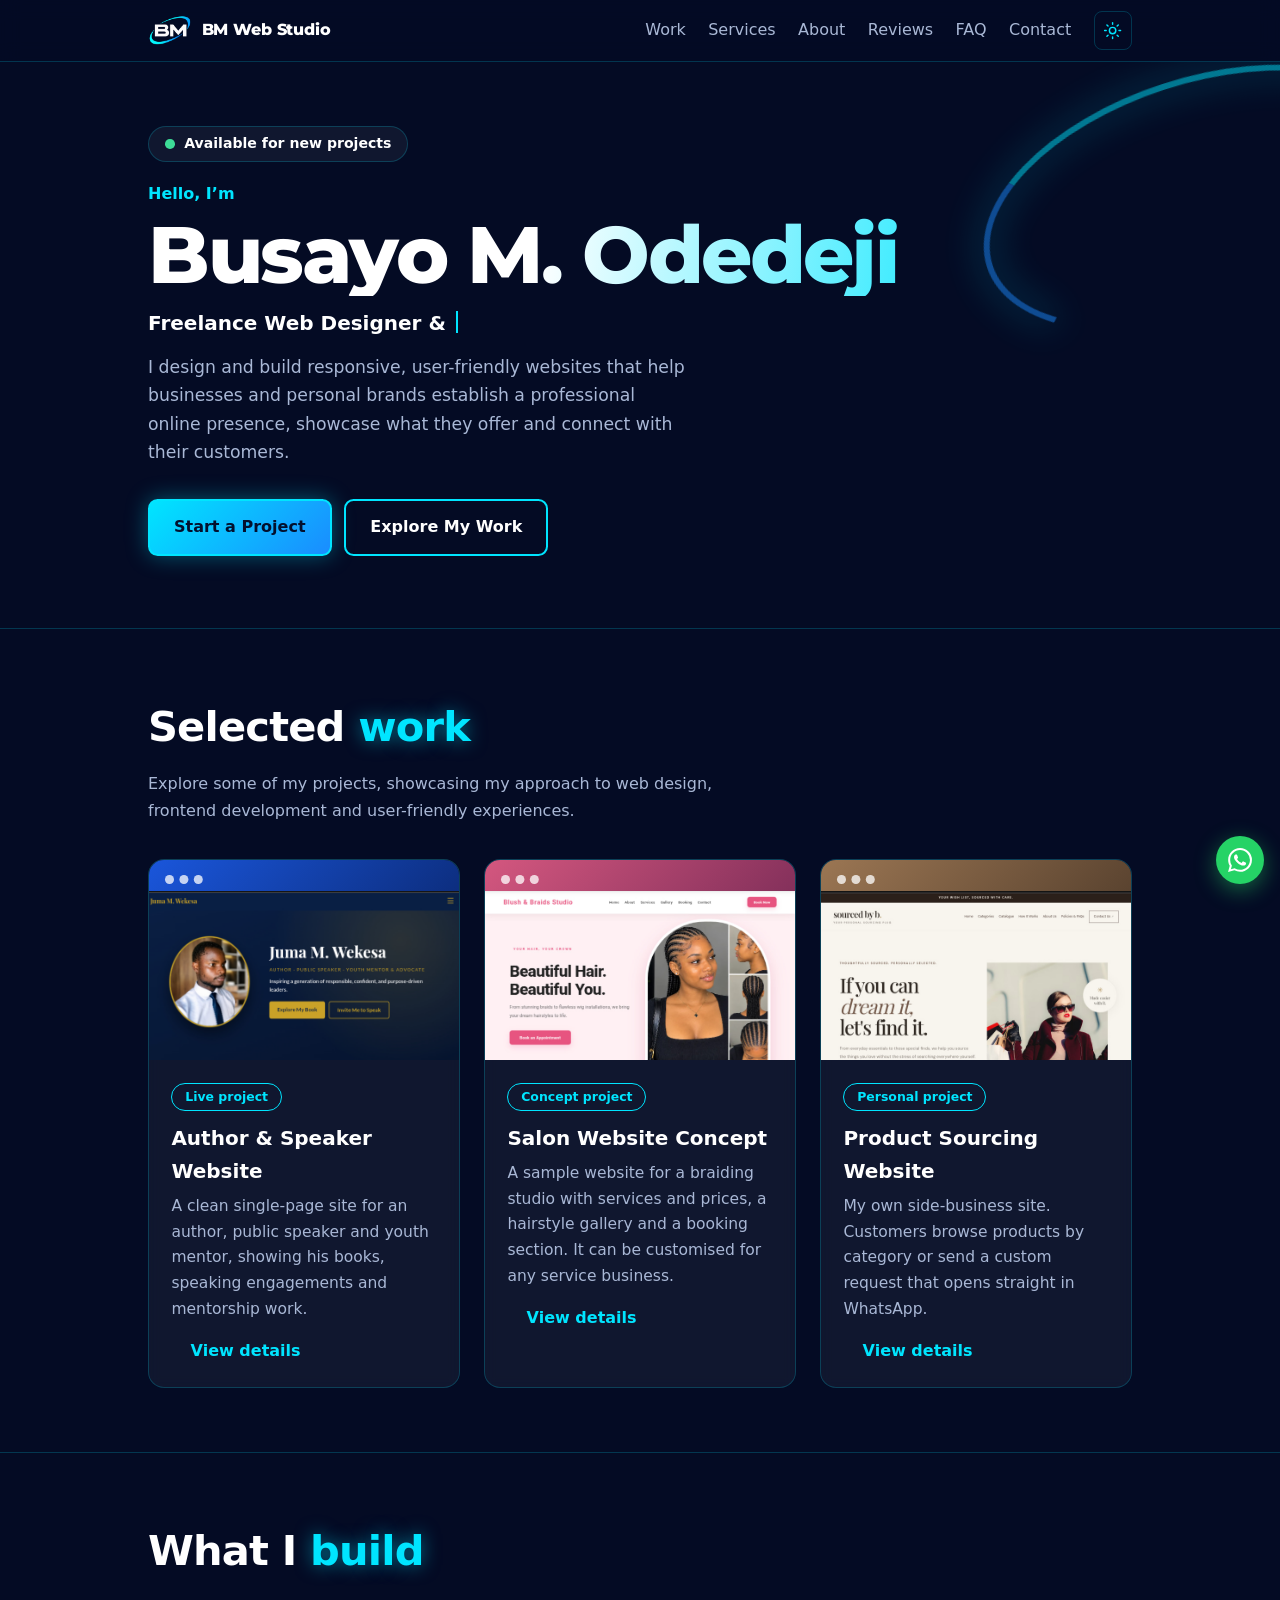
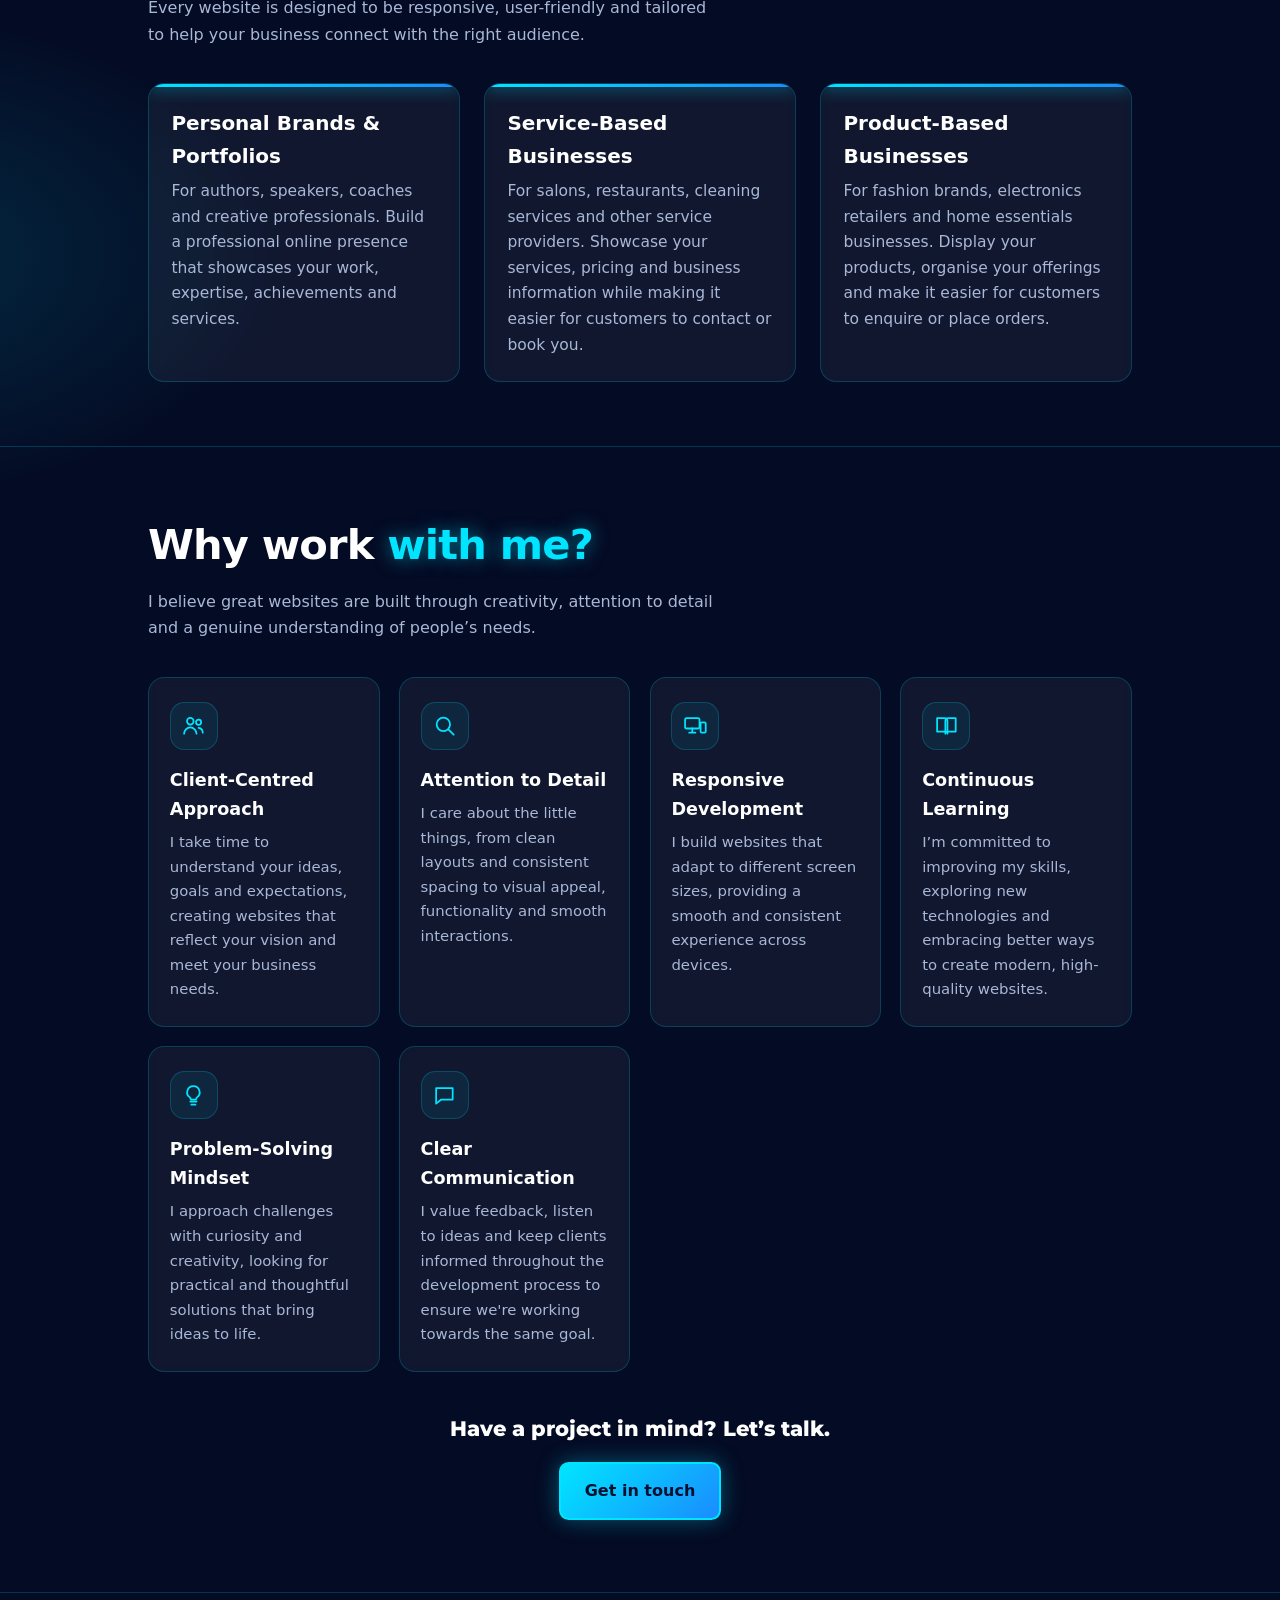
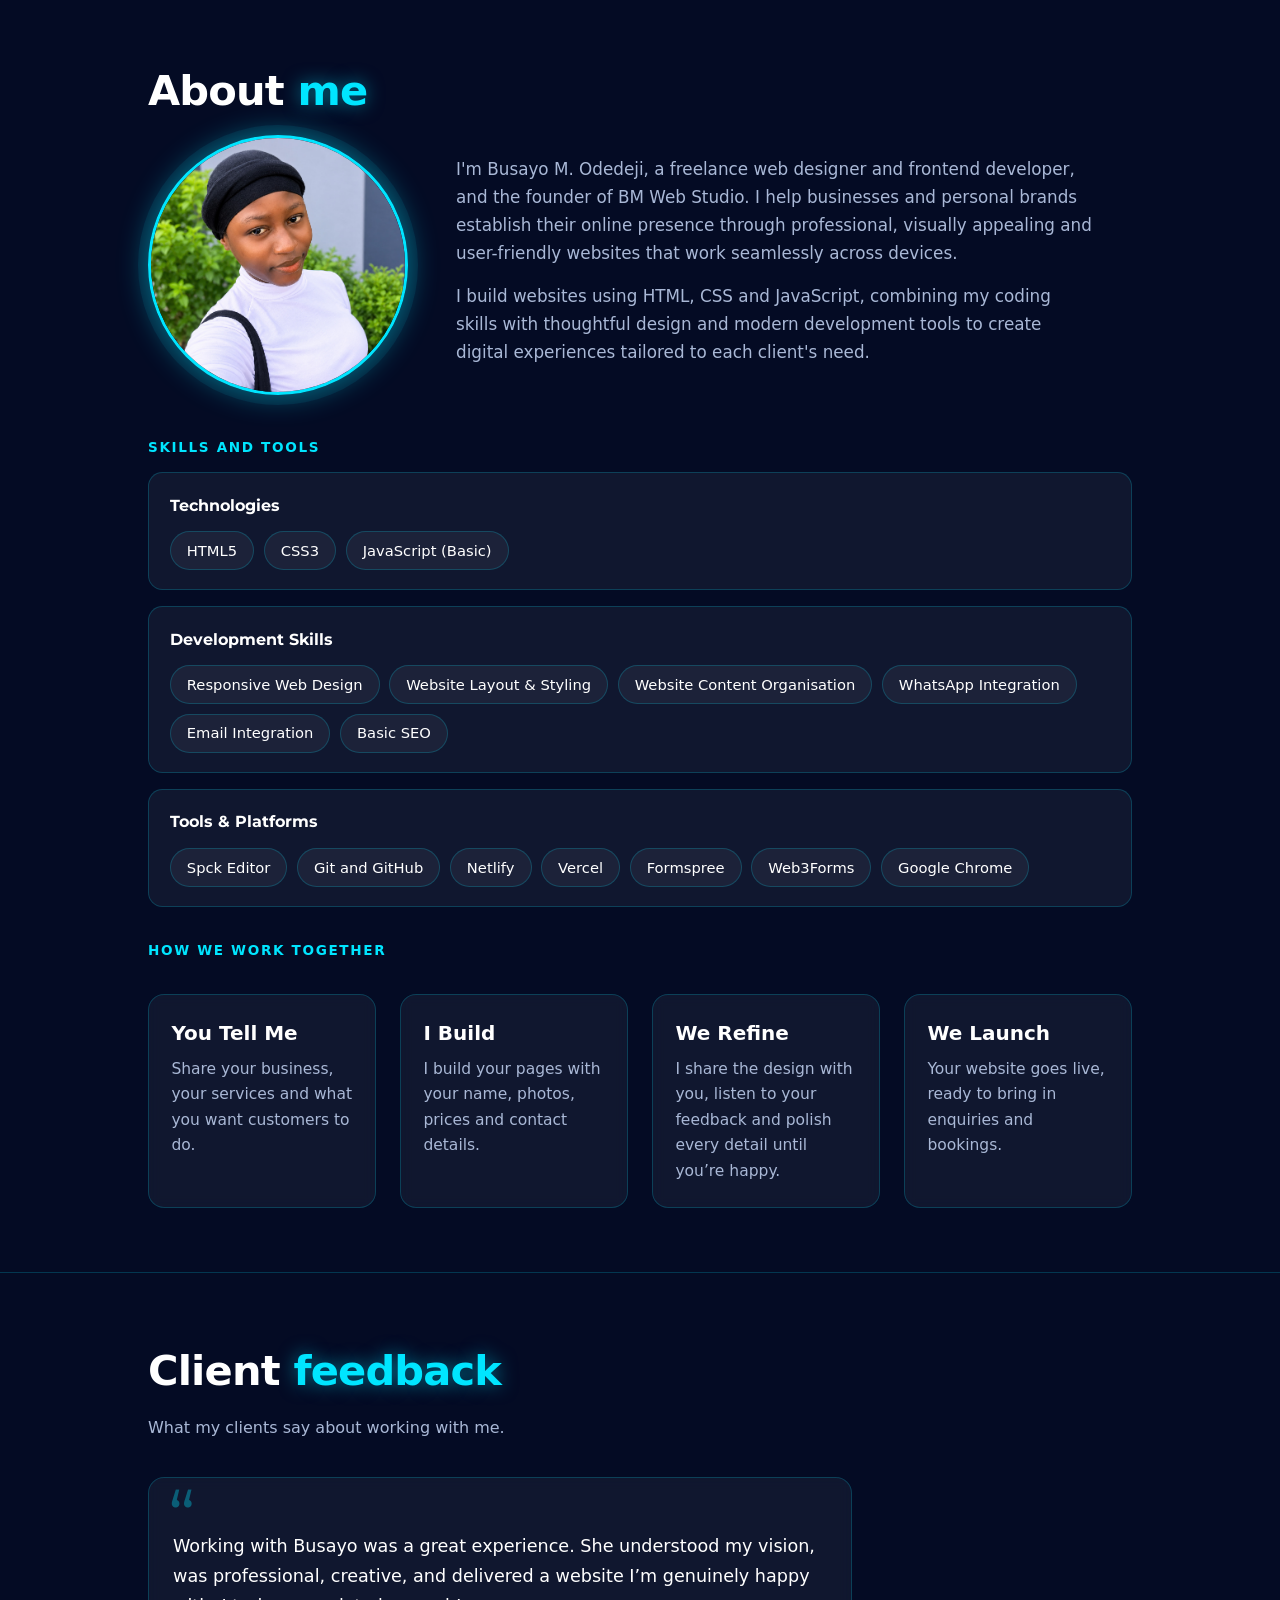
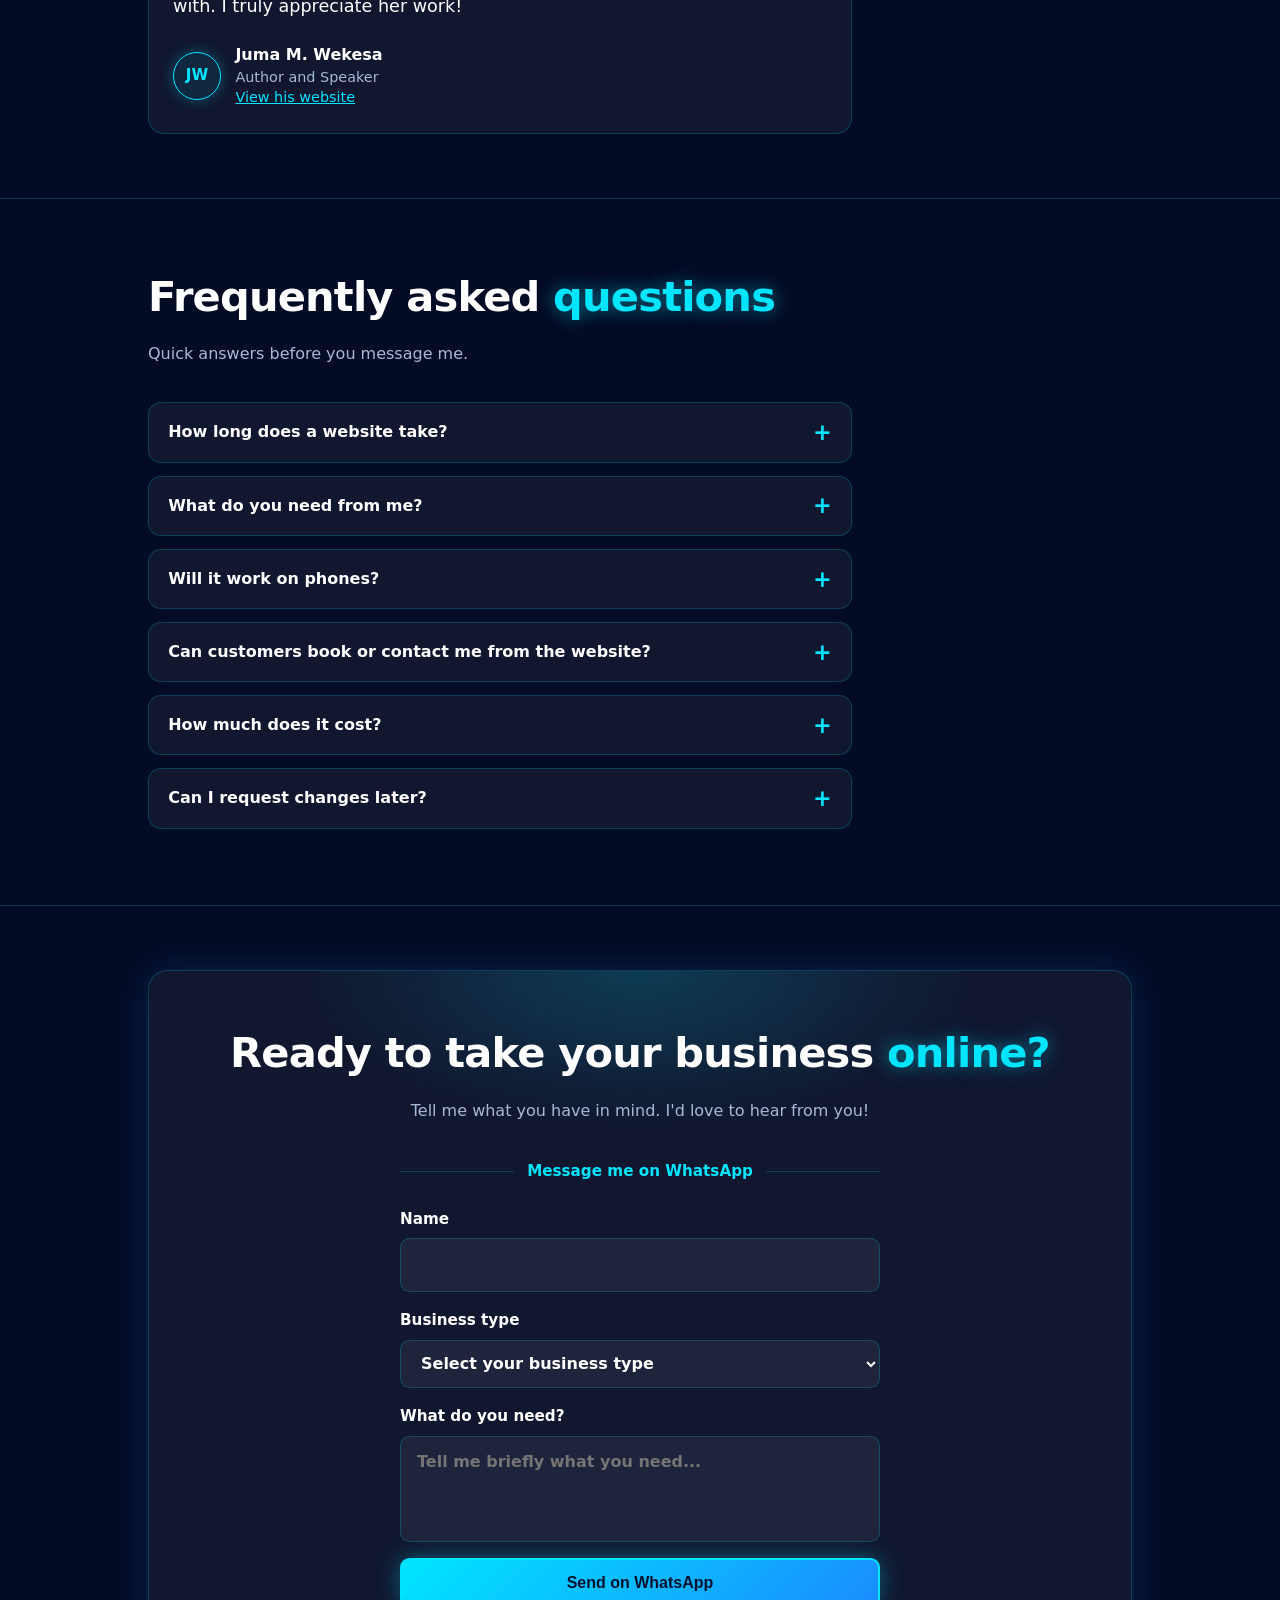
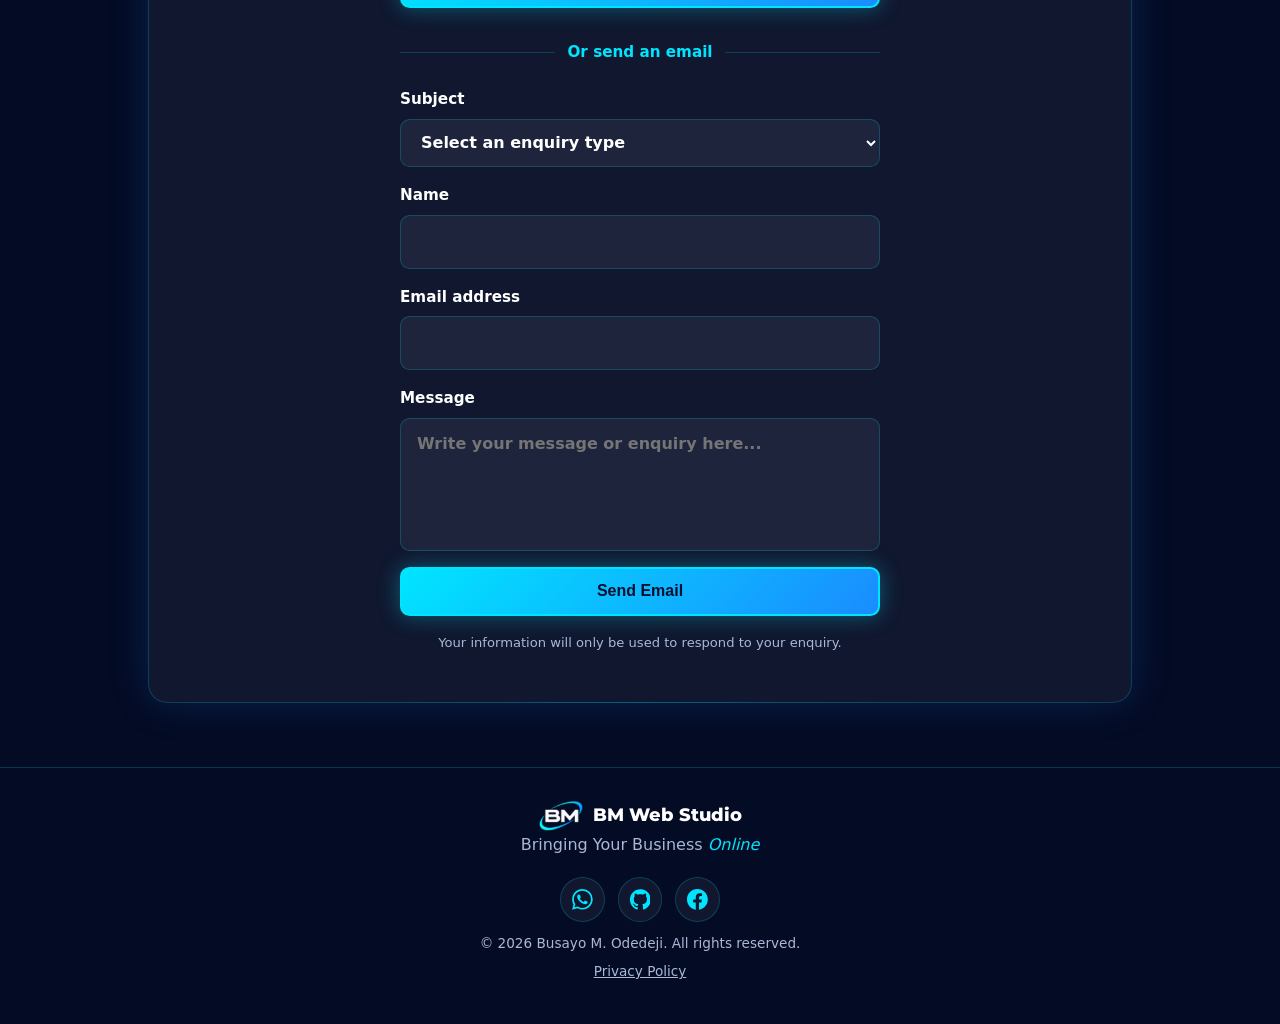
<file: index.html>
<!DOCTYPE html>
<html lang="en">
<head>
  <meta charset="UTF-8">
  <meta name="viewport" content="width=device-width, initial-scale=1">
  <script>
    (function () {
      var t = "dark";
      try { t = localStorage.getItem("theme") || "dark"; } catch (e) {}
      document.documentElement.setAttribute("data-theme", t);
    })();
  </script>
  <title>Busayo M. Odedeji | Freelance Web Designer and Frontend Developer</title>
  <meta name="description" content="Busayo M. Odedeji of BM Web Studio builds responsive, user-friendly websites that bring your business online.">
  <link rel="preconnect" href="https://fonts.googleapis.com">
  <link rel="preconnect" href="https://fonts.gstatic.com" crossorigin>
  <link href="https://fonts.googleapis.com/css2?family=Montserrat:ital,wght@0,600;0,800;1,600&display=swap" rel="stylesheet">
      <link rel="icon" href="favicon.png">
  <script type="application/ld+json">
  {
    "@context": "https://schema.org",
    "@type": "Person",
    "name": "Busayo M. Odedeji",
    "alternateName": "Busayo M. Odedeji",
    "jobTitle": "Freelance Web Designer and Frontend Developer",
    "worksFor": { "@type": "Organization", "name": "BM Web Studio" },
    "url": "https://busayo-m-odedeji.vercel.app",
    "sameAs": [
      "https://wa.me/2349021618472",
      "https://github.com/busiejoy",
      "https://www.facebook.com/profile.php?id=61588545161342"
    ],
    "knowsAbout": ["Web design", "Frontend development", "HTML5", "CSS3", "JavaScript", "Responsive design", "SEO"]
  </script>
  
  <link rel="stylesheet" href="style.css">
  <script src="script.js" defer></script>
    <meta name="theme-color" content="#040b24">
  <link rel="canonical" href="https://busayo-m-odedeji.vercel.app/">
  <meta property="og:type" content="website">
  <meta property="og:title" content="Busayo M. Odedeji | BM Web Studio">
  <meta property="og:description" content="Freelance web designer and frontend developer. Bringing Your Business Online.">
  <meta property="og:url" content="https://busayo-m-odedeji.vercel.app/">
  <meta property="og:image" content="https://busayo-m-odedeji.vercel.app/og-image.jpg">
  <meta property="og:image:width" content="1200">
  <meta property="og:image:height" content="630">
  <meta property="og:image:alt" content="Busayo M. Odedeji, freelance web designer and frontend developer, BM Web Studio">
  <meta name="twitter:card" content="summary_large_image">
</head>
<body>
    <a class="skip" href="#top">Skip to content</a>
  <div class="progress" aria-hidden="true"></div>
  <header class="site-header">
    <div class="wrap bar">
     <a class="brand" href="#top" aria-label="BM Web Studio, back to top">
      <img class="logo-dark" src="logo-mark.png" alt="" width="52" height="36">
        <img class="logo-light" src="logo-mark-light.png" alt="" width="52" height="36">
        <span>BM Web Studio</span>
      </a>
      <nav class="nav">
        <a class="nav-link" href="#work">Work</a>
        <a class="nav-link" href="#services">Services</a>
        <a class="nav-link" href="#about">About</a>
        <a class="nav-link" href="#testimonials">Reviews</a>
        <a class="nav-link" href="#faq">FAQ</a>
        <a class="nav-link" href="#contact">Contact</a>
        <button class="theme-btn" type="button" aria-label="Switch to light mode">
          <svg class="sun" viewBox="0 0 24 24" aria-hidden="true"><circle cx="12" cy="12" r="4"/><path d="M12 2v2M12 20v2M4.9 4.9l1.4 1.4M17.7 17.7l1.4 1.4M2 12h2M20 12h2M4.9 19.1l1.4-1.4M17.7 6.3l1.4-1.4"/></svg>
          <svg class="moon" viewBox="0 0 24 24" aria-hidden="true"><path d="M21 12.8A9 9 0 1111.2 3a7 7 0 009.8 9.8z"/></svg>
        </button>
        <button class="menu-btn" type="button" aria-label="Open Menu" aria-expanded="false" aria-controls="mobile-menu">
          <span></span><span></span><span></span>
        </button>
      </nav>
    </div>
    <div class="mobile-menu" id="mobile-menu">
      <a href="#work">Work</a>
      <a href="#services">Services</a>
      <a href="#about">About</a>
      <a href="#testimonials">Reviews</a>
      <a href="#faq">FAQ</a>
      <a href="#contact">Contact</a>
    </div>
  </header>

  <main id="top">
    <section class="hero">
      <div class="ring" aria-hidden="true"></div>
      <div class="wrap hero-inner">
        <p class="badge"><span class="dot" aria-hidden="true"></span> Available for new projects</p>
        <p class="greeting">Hello, I’m</p>
        <h1 class="shine">Busayo M. Odedeji</h1>
        <p class="role" aria-label="Freelance Web Designer and Frontend Developer"><span id="typed-a" aria-hidden="true">Freelance Web Designer &amp;</span><span id="typed-b" aria-hidden="true"> Frontend Developer</span></p>
        <p class="intro">I design and build responsive, user-friendly websites that help businesses and personal brands establish a professional online presence, showcase what they offer and connect with their customers.</p>
        <div class="actions">
          <a class="btn" href="#contact">Start a Project</a>
          <a class="btn btn-ghost" href="#work">Explore My Work</a>
        </div>
      </div>
    </section>
        <section id="work" class="section">
      <div class="wrap">
        <h2 class="title">Selected <span>work</span></h2>
        <p class="lead">Explore some of my projects, showcasing my approach to web design, frontend development and user-friendly experiences.</p>

        <div class="grid three">

          <article class="card">
  <div class="shot shot-juma">
    <img src="juma.jpg" alt="Screenshot of the Juma M. Wekesa website" width="800" height="500" loading="lazy" onerror="this.remove()">
  <strong>Juma M. Wekesa</strong>
</div>
            <div class="body">
              <span class="tag">Live project</span>
              <h3>Author & Speaker Website</h3>
              <p>A clean single-page site for an author, public speaker and youth mentor, showing his books, speaking engagements and mentorship work.</p>
              <button class="more more-btn" type="button" data-project="juma">View details</button>
            </div>
          </article>

          <article class="card">
 <div class="shot shot-salon">
  <img src="salon.jpg" alt="Screenshot of the Blush and Braids Studio sample website" width="800" height="500" loading="lazy" onerror="this.remove()">
  <strong>Blush &amp; Braids Studio</strong>
</div>
            <div class="body">
              <span class="tag">Concept project</span>
              <h3>Salon Website Concept</h3>
              <p>A sample website for a braiding studio with services and prices, a hairstyle gallery and a booking section. It can be customised for any service business.</p>
              <button class="more more-btn" type="button" data-project="salon">View details</button>
            </div>
          </article>

          <article class="card">
 <div class="shot shot-sourced">
  <img src="sourced.jpg" alt="Screenshot of the Sourced by B website" width="800" height="500" loading="lazy" onerror="this.remove()">
  <strong>Sourced by B</strong>
</div>
            <div class="body">
              <span class="tag">Personal project</span>
              <h3>Product Sourcing Website</h3>
              <p>My own side-business site. Customers browse products by category or send a custom request that opens straight in WhatsApp.</p>
                <button class="more more-btn" type="button" data-project="sourced">View details</button>
            </div>
          </article>
        </div>
      </div>
    </section>
    
        <section id="services" class="section">
      <div class="wrap">
        <h2 class="title">What I <span>build</span></h2>
        <p class="lead">Every website is designed to be responsive, user-friendly and tailored to help your business connect with the right audience.</p>

        <div class="grid three">

          <div class="card svc">
            <div class="body">
              <h3>Personal Brands & Portfolios</h3>
              <p>For authors, speakers, coaches and creative professionals. Build a professional online presence that showcases your work, expertise, achievements and services.</p>
            </div>
          </div>

          <div class="card svc">
            <div class="body">
              <h3>Service-Based Businesses</h3>
              <p>For salons, restaurants, cleaning services and other service providers. Showcase your services, pricing and business information while making it easier for customers to contact or book you.</p>
            </div>
          </div>

          <div class="card svc">
            <div class="body">
              <h3>Product-Based Businesses</h3>
              <p>For fashion brands, electronics retailers and home essentials businesses. Display your products, organise your offerings and make it easier for customers to enquire or place orders.</p>
            </div>
          </div>

        </div>
      </div>
    </section>
    
    <section id="why" class="section">
      <div class="wrap">
        <h2 class="title">Why work <span>with me?</span></h2>
        <p class="lead">I believe great websites are built through creativity, attention to detail and a genuine understanding of people’s needs.</p>

        <div class="grid why-grid">

          <div class="card why">
            <div class="body">
              <div class="why-icon"><svg viewBox="0 0 24 24" aria-hidden="true"><circle cx="9" cy="8" r="3.2"/><path d="M3 20c0-3.3 2.7-6 6-6s6 2.7 6 6"/><circle cx="17" cy="9" r="2.5"/><path d="M17 14.5c2.2.3 4 2.2 4 4.5"/></svg></div>
              <h3>Client-Centred Approach</h3>
              <p>I take time to understand your ideas, goals and expectations, creating websites that reflect your vision and meet your business needs.</p>
            </div>
          </div>

          <div class="card why">
            <div class="body">
              <div class="why-icon"><svg viewBox="0 0 24 24" aria-hidden="true"><circle cx="11" cy="11" r="6.5"/><path d="M16 16l5 5"/></svg></div>
              <h3>Attention to Detail</h3>
              <p>I care about the little things, from clean layouts and consistent spacing to visual appeal, functionality and smooth interactions.</p>
            </div>
          </div>

          <div class="card why">
            <div class="body">
              <div class="why-icon"><svg viewBox="0 0 24 24" aria-hidden="true"><rect x="2" y="5" width="14" height="10" rx="1.5"/><path d="M6 19h6M9 15v4"/><rect x="17" y="9" width="5" height="10" rx="1.2"/></svg></div>
              <h3>Responsive Development</h3>
              <p>I build websites that adapt to different screen sizes, providing a smooth and consistent experience across devices.</p>
            </div>
          </div>

          <div class="card why">
            <div class="body">
              <div class="why-icon"><svg viewBox="0 0 24 24" aria-hidden="true"><path d="M3 5h7a3 3 0 013 3v12a2 2 0 00-2-2H3z"/><path d="M21 5h-7a3 3 0 00-3 3v12a2 2 0 012-2h8z"/></svg></div>
              <h3>Continuous Learning</h3>
              <p>I’m committed to improving my skills, exploring new technologies and embracing better ways to create modern, high-quality websites.</p>
            </div>
          </div>

          <div class="card why">
            <div class="body">
              <div class="why-icon"><svg viewBox="0 0 24 24" aria-hidden="true"><path d="M9 18h6M10 21h4"/><path d="M12 3a6 6 0 00-3.5 10.9c.6.5 1 1.2 1 2.1h5c0-.9.4-1.6 1-2.1A6 6 0 0012 3z"/></svg></div>
              <h3>Problem-Solving Mindset</h3>
              <p>I approach challenges with curiosity and creativity, looking for practical and thoughtful solutions that bring ideas to life.</p>
            </div>
          </div>

          <div class="card why">
            <div class="body">
              <div class="why-icon"><svg viewBox="0 0 24 24" aria-hidden="true"><path d="M4 5h16v11H9l-5 4z"/></svg></div>
              <h3>Clear Communication</h3>
              <p>I value feedback, listen to ideas and keep clients informed throughout the development process to ensure we're working towards the same goal.</p>
            </div>
          </div>

        </div>

        <div class="why-cta">
          <p>Have a project in mind? Let’s talk.</p>
          <a class="btn" href="#contact">Get in touch</a>
        </div>
      </div>
    </section>
    
  <section id="about" class="section">
      <div class="wrap">
        <h2 class="title">About <span>me</span></h2>

              <div class="about-grid">
          <figure class="photo">
            <img src="profile.jpg" alt="Busayo M. Odedeji, freelance web designer and frontend developer" width="400" height="400" loading="lazy">
          </figure>
          <div>
            <p class="about-text">I'm Busayo M. Odedeji, a freelance web designer and frontend developer, and the founder of BM Web Studio. I help businesses and personal brands establish their online presence through professional, visually appealing and user-friendly websites that work seamlessly across devices.</p>
            <p class="about-text">I build websites using HTML, CSS and JavaScript, combining my coding skills with thoughtful design and modern development tools to create digital experiences tailored to each client's need.</p>
          </div>
        </div>
        
      <h3 class="mini">Skills and tools</h3>
        <div class="skill-groups">

          <div class="skill-group">
            <h4>Technologies</h4>
            <ul class="skills">
              <li>HTML5</li>
              <li>CSS3</li>
              <li>JavaScript (Basic)</li>
              </ul>
              </div>
              
              <div class="skill-group">
            <h4>Development Skills</h4>
            <ul class="skills">
              <li>Responsive Web Design</li>
              <li>Website Layout & Styling</li>
              <li>Website Content Organisation</li>
              <li>WhatsApp Integration</li>
              <li>Email Integration</li>
              <li>Basic SEO</li>
            </ul>
          </div>

          <div class="skill-group">
            <h4>Tools & Platforms</h4>
            <ul class="skills">
              <li>Spck Editor</li>
              <li>Git and GitHub</li>
              <li>Netlify</li>
              <li>Vercel</li>
              <li>Formspree</li>
              <li>Web3Forms</li>
              <li>Google Chrome</li>
            </ul>
          </div>
        </div>


    <h3 class="mini">How we work together</h3>
        <div class="grid four steps">
          <div class="card"><div class="body"><h3>You Tell Me</h3><p>Share your business, your services and what you want customers to do.</p></div></div>
          <div class="card"><div class="body"><h3>I Build</h3><p>I build your pages with your name, photos, prices and contact details.</p></div></div>
          <div class="card"><div class="body"><h3>We Refine</h3><p>I share the design with you, listen to your feedback and polish every detail until you’re happy.</p></div></div>
          <div class="card"><div class="body"><h3>We Launch</h3><p>Your website goes live, ready to bring in enquiries and bookings.</p></div></div>
        </div>
  </section>

  <section id="testimonials" class="section">
      <div class="wrap">
        <h2 class="title">Client <span>feedback</span></h2>
        <p class="lead">What my clients say about working with me.</p>

        <div class="testimonials">
          <figure class="card quote">
            <div class="body">
              <span class="quote-mark" aria-hidden="true">&ldquo;</span>
              <blockquote>
                <p>Working with Busayo was a great experience. She understood my vision, was professional, creative, and delivered a website I’m genuinely happy with. I truly appreciate her work!</p>
              </blockquote>
              <figcaption>
                <span class="avatar" aria-hidden="true">JW</span>
                <span class="who">
                  <strong>Juma M. Wekesa</strong>
                  <span>Author and Speaker</span>
                  <a href="https://jumawekesa.netlify.app" target="_blank" rel="noopener">View his website</a>
                </span>
              </figcaption>
            </div>
          </figure>
        </div>
      </div>
   </section>
  
      <section id="faq" class="section">
      <div class="wrap">
        <h2 class="title">Frequently asked <span>questions</span></h2>
        <p class="lead">Quick answers before you message me.</p>

        <div class="faq">
          <details>
            <summary>How long does a website take?</summary>
            <p>Most simple websites take a few days to complete. The timeline depends on the website's features, complexity and how quickly I receive the required content.</p>
          </details>

          <details>
            <summary>What do you need from me?</summary>
            <p>I'll need your business name, services, prices, photos, location, contact details and any other information you'd like included on your website.</p>
          </details>

          <details>
            <summary>Will it work on phones?</summary>
            <p>Yes! Every website I build is designed to work across mobile phones, tablets and desktop computers.</p>
          </details>

          <details>
            <summary>Can customers book or contact me from the website?</summary>
            <p>Yes! I can integrate contact forms, booking forms and WhatsApp links to make it easier for customers to reach you.</p>
          </details>

          <details>
            <summary>How much does it cost?</summary>
            <p>Pricing depends on the type of website, its features and the complexity of the project. Contact me with your requirements for a personalised quote.</p>
          </details>

          <details>
            <summary>Can I request changes later?</summary>
            <p>Yes! You can request updates to your website's content, images, prices and other details. Additional charges may apply depending on the changes required.</p>
          </details>
        </div>
      </div>
    </section>

    <section id="contact" class="section">
      <div class="wrap">
        <div class="cta">
          <h2 class="title">Ready to take your business <span>online?</span></h2>
          <p class="lead">Tell me what you have in mind. I'd love to hear from you!</p>
                 <p class="or">Message me on WhatsApp</p>
          <form id="enquiry" class="enquiry">
            <label>Name
              <input type="text" id="eq-name" required autocomplete="name">
            </label>

            <label>Business type
               <select id="eq-type" required>
                <option value="" disabled selected>Select your business type</option>
                <option>Personal Brand / Portfolio (author, speaker, coach...)</option>
                <option>Service-Based Business (salon, restaurant, cleaning services...)</option>
                <option>Product-Based Business (fashion, electronic, home essentials...)</option>
                <option>Other</option>
              </select>
            </label>

            <label>What do you need?
              <textarea id="eq-msg" rows="3" placeholder="Tell me briefly what you need..."></textarea>
            </label>

            <button class="btn" type="submit">Send on WhatsApp</button>
          </form>
             <p class="or">Or send an email</p>
          <form id="email-form" class="enquiry" action="https://api.web3forms.com/submit" method="POST">
            <input type="hidden" name="access_key" value="9037bce9-97cf-4a73-aa71-08b6f907ecc0">
          <label>Subject
              <select name="topic" required>
                <option value="" disabled selected>Select an enquiry type</option>
                <option>New Website Project</option>
                <option>Website Redesign</option>
                <option>Pricing & Quote</option>
                <option>General Question</option>
                <option>Other</option>
              </select>
          </label>
            <input type="hidden" name="from_name" value="BM Web Studio Website">
            <input type="checkbox" name="botcheck" class="hp" tabindex="-1" autocomplete="off">

            <label>Name
              <input type="text" name="name" required autocomplete="name">
            </label>

            <label>Email address 
              <input type="email" name="email" required autocomplete="email">
            </label>

            <label>Message
              <textarea name="message" rows="4" required placeholder="Write your message or enquiry here..."></textarea>
            </label>

            <button class="btn" type="submit">Send Email</button>
            <p id="email-status" class="status" role="status" aria-live="polite"></p>
            <p class="privacy">Your information will only be used to respond to your enquiry.</p>
          </form>
        </div>
      </div>
    </section>
  </main>
    <button class="to-top" type="button" aria-label="Back to top">&uarr;</button>
     <a class="float-wa" href="https://wa.me/2349021618472" data-wa="float" target="_blank" rel="noopener" aria-label="Chat with me on WhatsApp">
    <svg viewBox="0 0 24 24" width="30" height="30" aria-hidden="true" fill="currentColor">
      <path d="M17.472 14.382c-.297-.149-1.758-.867-2.03-.967-.273-.099-.471-.148-.67.15-.197.297-.767.966-.94 1.164-.173.199-.347.223-.644.075-.297-.15-1.255-.463-2.39-1.475-.883-.788-1.48-1.761-1.653-2.059-.173-.297-.018-.458.13-.606.134-.133.298-.347.446-.52.149-.174.198-.298.298-.497.099-.198.05-.371-.025-.52-.075-.149-.669-1.612-.916-2.207-.242-.579-.487-.5-.669-.51-.173-.008-.371-.01-.57-.01-.198 0-.52.074-.792.372-.272.297-1.04 1.016-1.04 2.479 0 1.462 1.065 2.875 1.213 3.074.149.198 2.096 3.2 5.077 4.487.709.306 1.262.489 1.694.625.712.227 1.36.195 1.871.118.571-.085 1.758-.719 2.006-1.413.248-.694.248-1.289.173-1.413-.074-.124-.272-.198-.57-.347m-5.421 7.403h-.004a9.87 9.87 0 01-5.031-1.378l-.361-.214-3.741.982.998-3.648-.235-.374a9.86 9.86 0 01-1.51-5.26c.001-5.45 4.436-9.884 9.888-9.884 2.64 0 5.122 1.03 6.988 2.898a9.825 9.825 0 012.893 6.994c-.003 5.45-4.437 9.884-9.885 9.884m8.413-18.297A11.815 11.815 0 0012.05 0C5.495 0 .16 5.335.157 11.892c0 2.096.547 4.142 1.588 5.945L.057 24l6.305-1.654a11.882 11.882 0 005.683 1.448h.005c6.554 0 11.89-5.335 11.893-11.893a11.821 11.821 0 00-3.48-8.413Z"/>
    </svg>
  </a>
    <dialog id="project-dialog" class="dialog" aria-labelledby="pd-title">
    <button class="dialog-close" type="button" aria-label="Close details">&times;</button>
    <span class="tag" id="pd-tag"></span>
    <h3 id="pd-title"></h3>
    <p id="pd-desc"></p>
    <h4 class="mini">My Role & Contributions</h4>
    <ul id="pd-role" class="role-list"></ul>
    <h4 class="mini">What it includes</h4>
    <ul id="pd-features" class="feat"></ul>
    <h4 class="mini">Tools used</h4>
    <ul id="pd-tools" class="skills"></ul>
    <a class="btn" id="pd-link" href="#" target="_blank" rel="noopener"></a>
  </dialog>
  
<footer class="site-footer">
    <div class="wrap">
      <p class="foot-brand"><img class="logo-dark" src="logo-mark.png" alt="" width="52" height="36">
        <img class="logo-light" src="logo-mark-light.png" alt="" width="52" height="36">BM Web Studio</p>
      <p>Bringing Your Business <span class="online">Online</span></p>
          <div class="socials">
        <a href="https://wa.me/2349021618472" data-wa="footer" target="_blank" rel="noopener" aria-label="WhatsApp">
          <svg viewBox="0 0 24 24" aria-hidden="true"><path d="M17.472 14.382c-.297-.149-1.758-.867-2.03-.967-.273-.099-.471-.148-.67.15-.197.297-.767.966-.94 1.164-.173.199-.347.223-.644.075-.297-.15-1.255-.463-2.39-1.475-.883-.788-1.48-1.761-1.653-2.059-.173-.297-.018-.458.13-.606.134-.133.298-.347.446-.52.149-.174.198-.298.298-.497.099-.198.05-.371-.025-.52-.075-.149-.669-1.612-.916-2.207-.242-.579-.487-.5-.669-.51-.173-.008-.371-.01-.57-.01-.198 0-.52.074-.792.372-.272.297-1.04 1.016-1.04 2.479 0 1.462 1.065 2.875 1.213 3.074.149.198 2.096 3.2 5.077 4.487.709.306 1.262.489 1.694.625.712.227 1.36.195 1.871.118.571-.085 1.758-.719 2.006-1.413.248-.694.248-1.289.173-1.413-.074-.124-.272-.198-.57-.347m-5.421 7.403h-.004a9.87 9.87 0 01-5.031-1.378l-.361-.214-3.741.982.998-3.648-.235-.374a9.86 9.86 0 01-1.51-5.26c.001-5.45 4.436-9.884 9.888-9.884 2.64 0 5.122 1.03 6.988 2.898a9.825 9.825 0 012.893 6.994c-.003 5.45-4.437 9.884-9.885 9.884m8.413-18.297A11.815 11.815 0 0012.05 0C5.495 0 .16 5.335.157 11.892c0 2.096.547 4.142 1.588 5.945L.057 24l6.305-1.654a11.882 11.882 0 005.683 1.448h.005c6.554 0 11.89-5.335 11.893-11.893a11.821 11.821 0 00-3.48-8.413Z"/></svg>
        </a>
        <a href="https://github.com/busiejoy" target="_blank" rel="noopener" aria-label="GitHub">
          <svg viewBox="0 0 24 24" aria-hidden="true"><path d="M12 .297c-6.63 0-12 5.373-12 12 0 5.303 3.438 9.8 8.205 11.385.6.113.82-.258.82-.577 0-.285-.01-1.04-.015-2.04-3.338.724-4.042-1.61-4.042-1.61C4.422 18.07 3.633 17.7 3.633 17.7c-1.087-.744.084-.729.084-.729 1.205.084 1.838 1.236 1.838 1.236 1.07 1.835 2.809 1.305 3.495.998.108-.776.417-1.305.76-1.605-2.665-.3-5.466-1.332-5.466-5.93 0-1.31.465-2.38 1.235-3.22-.135-.303-.54-1.523.105-3.176 0 0 1.005-.322 3.3 1.23.96-.267 1.98-.399 3-.405 1.02.006 2.04.138 3 .405 2.28-1.552 3.285-1.23 3.285-1.23.645 1.653.24 2.873.12 3.176.765.84 1.23 1.91 1.23 3.22 0 4.61-2.805 5.625-5.475 5.92.42.36.81 1.096.81 2.22 0 1.606-.015 2.896-.015 3.286 0 .315.21.69.825.57C20.565 22.092 24 17.592 24 12.297c0-6.627-5.373-12-12-12"/></svg>
        </a>
        <a href="https://www.facebook.com/profile.php?id=61588545161342" target="_blank" rel="noopener" aria-label="Facebook">
          <svg viewBox="0 0 24 24" aria-hidden="true"><path d="M24 12.073c0-6.627-5.373-12-12-12s-12 5.373-12 12c0 5.99 4.388 10.954 10.125 11.854v-8.385H7.078v-3.47h3.047V9.43c0-3.007 1.792-4.669 4.533-4.669 1.312 0 2.686.235 2.686.235v2.953H15.83c-1.491 0-1.956.925-1.956 1.874v2.25h3.328l-.532 3.47h-2.796v8.385C19.612 23.027 24 18.062 24 12.073z"/></svg>
        </a>
      </div>
      
      <p class="copy">&copy; <span id="year">2026</span> Busayo M. Odedeji. All rights reserved.</p>
      <p class="legal"><a href="privacy.html">Privacy Policy</a></p>
    </div>
  </footer>

</body>
</html>
</file>
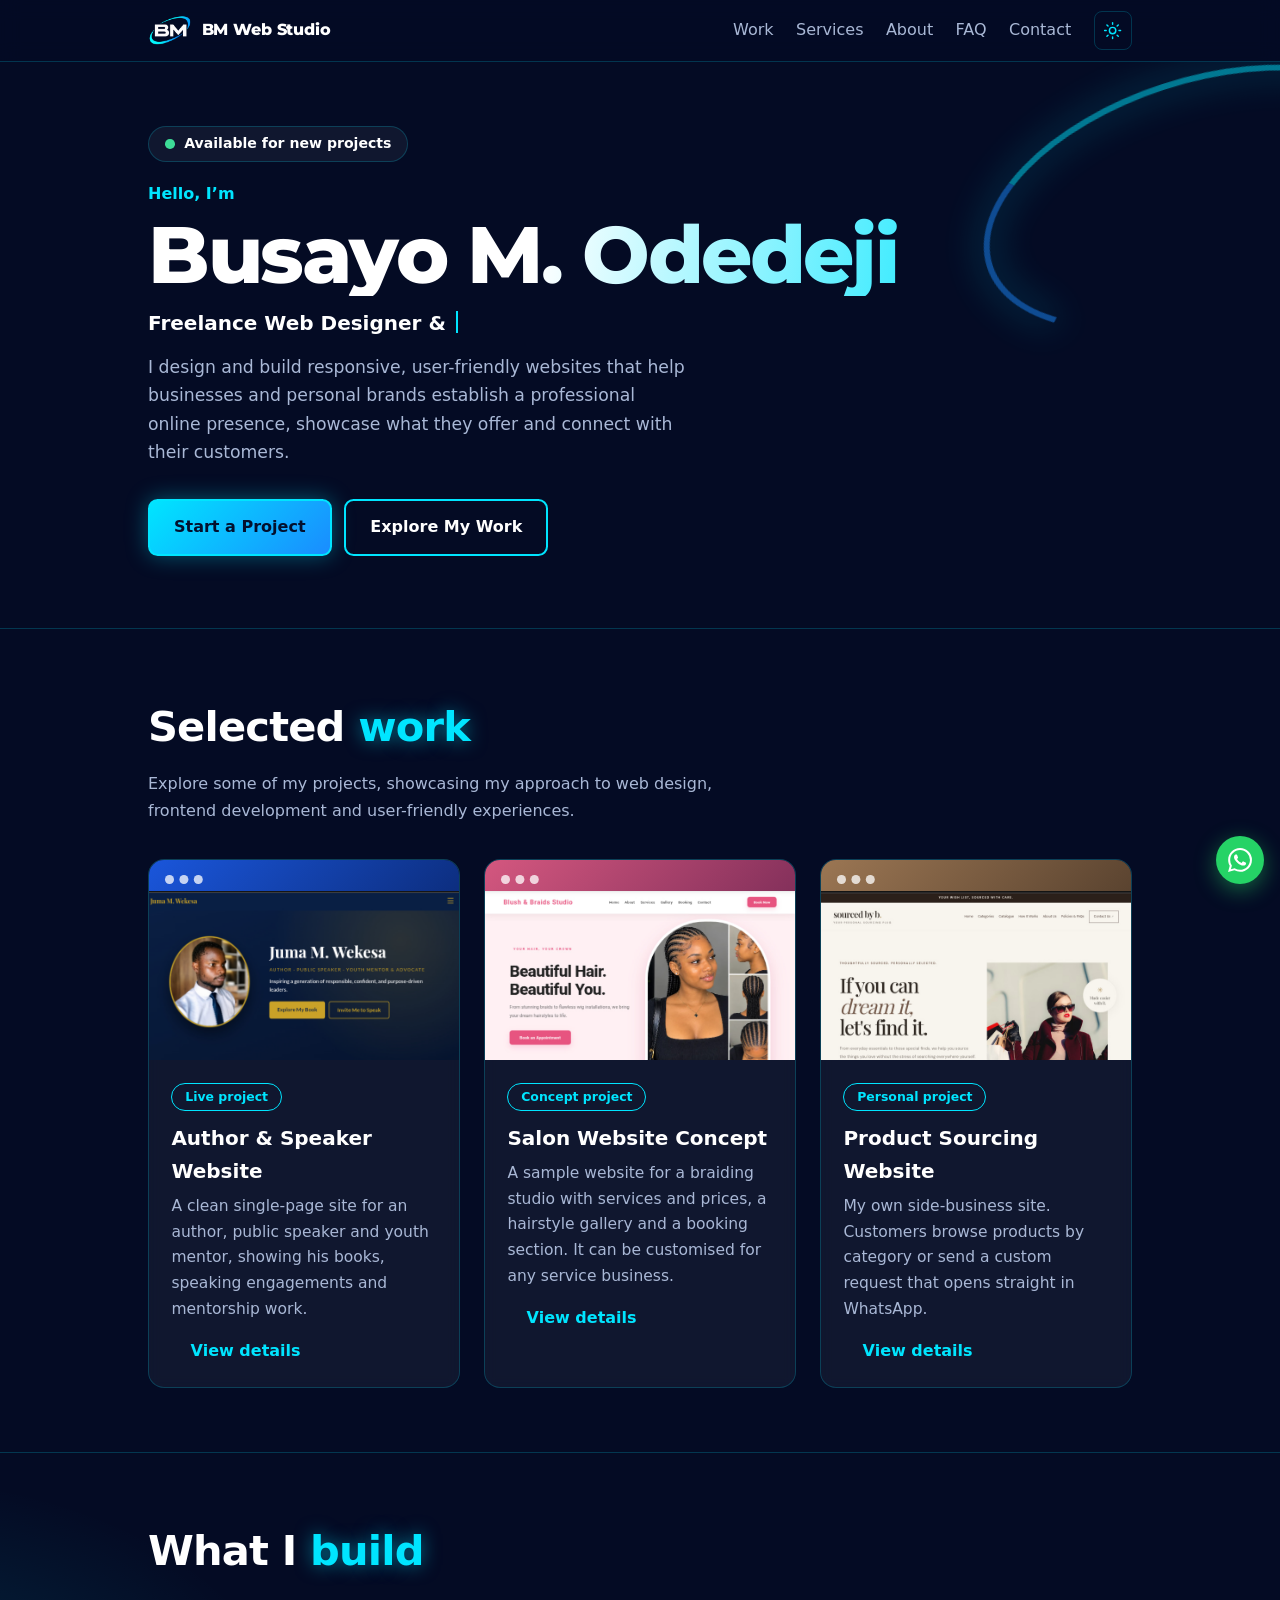
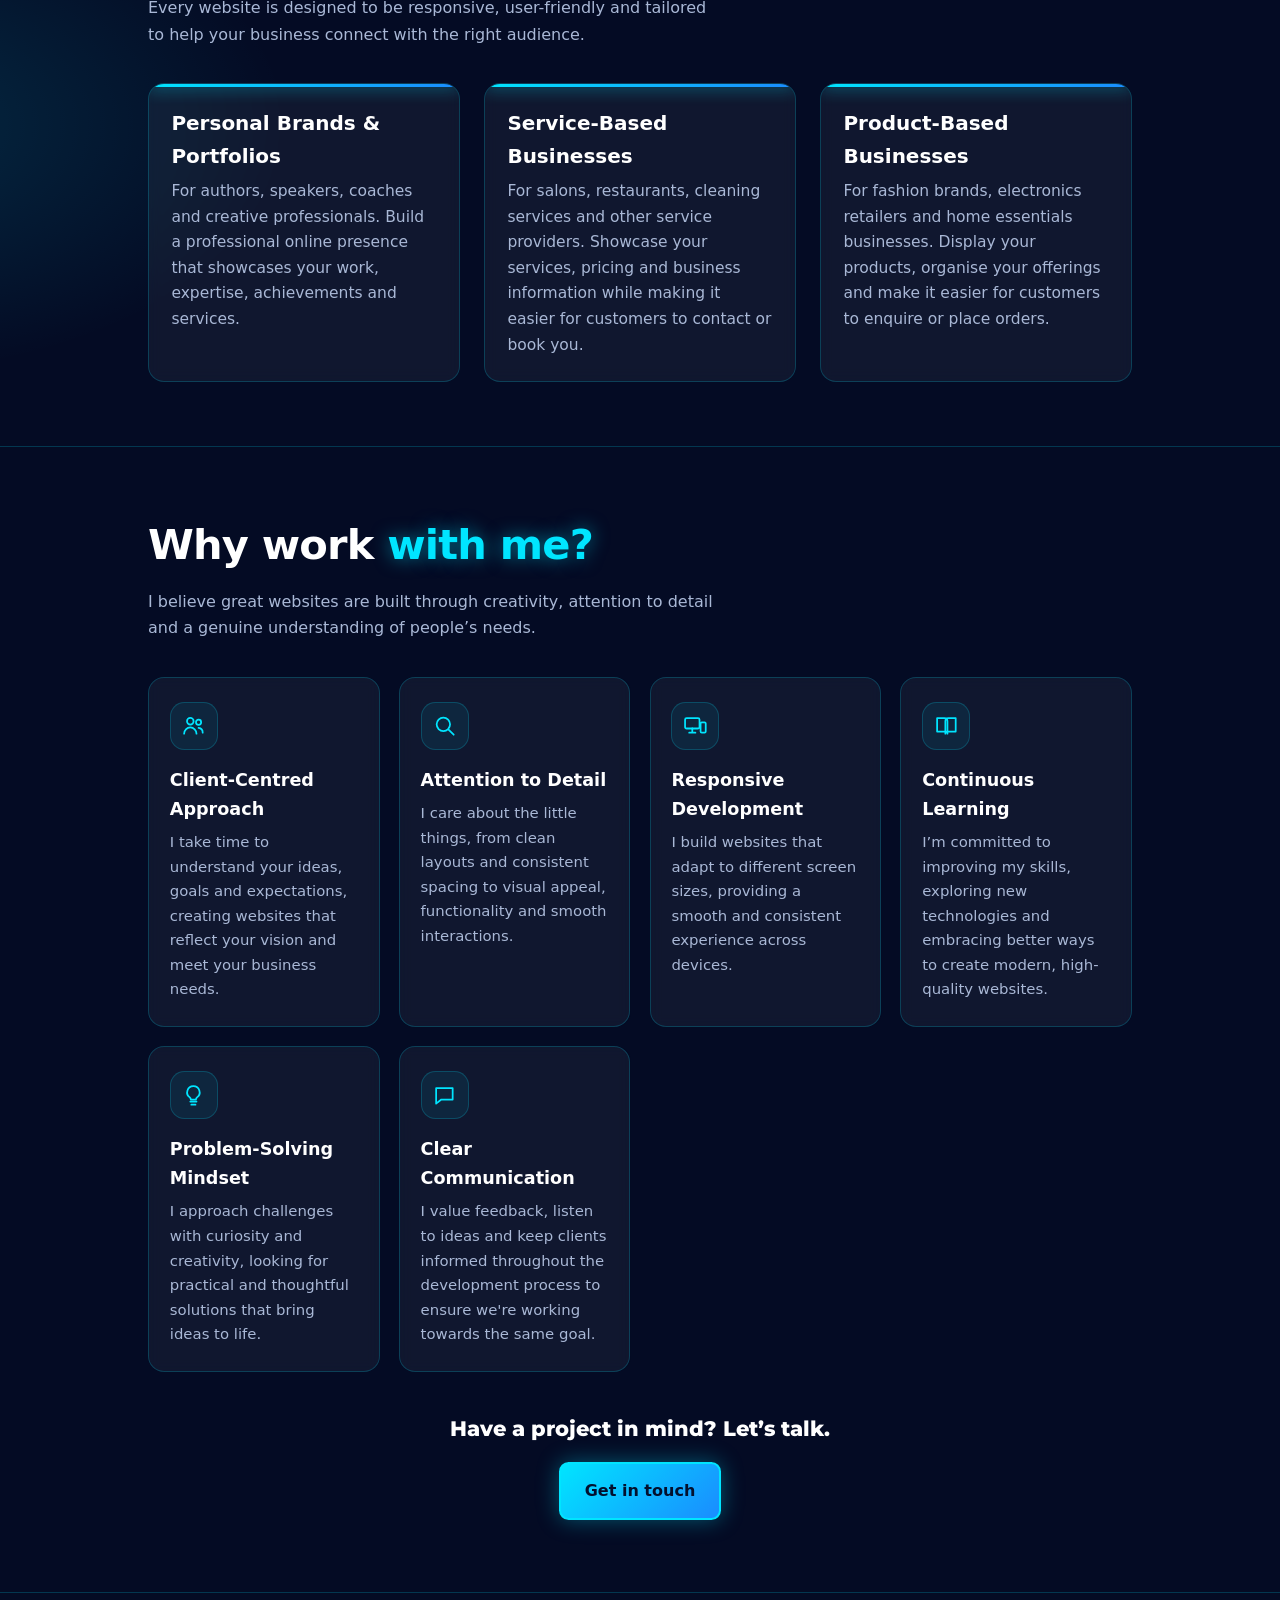
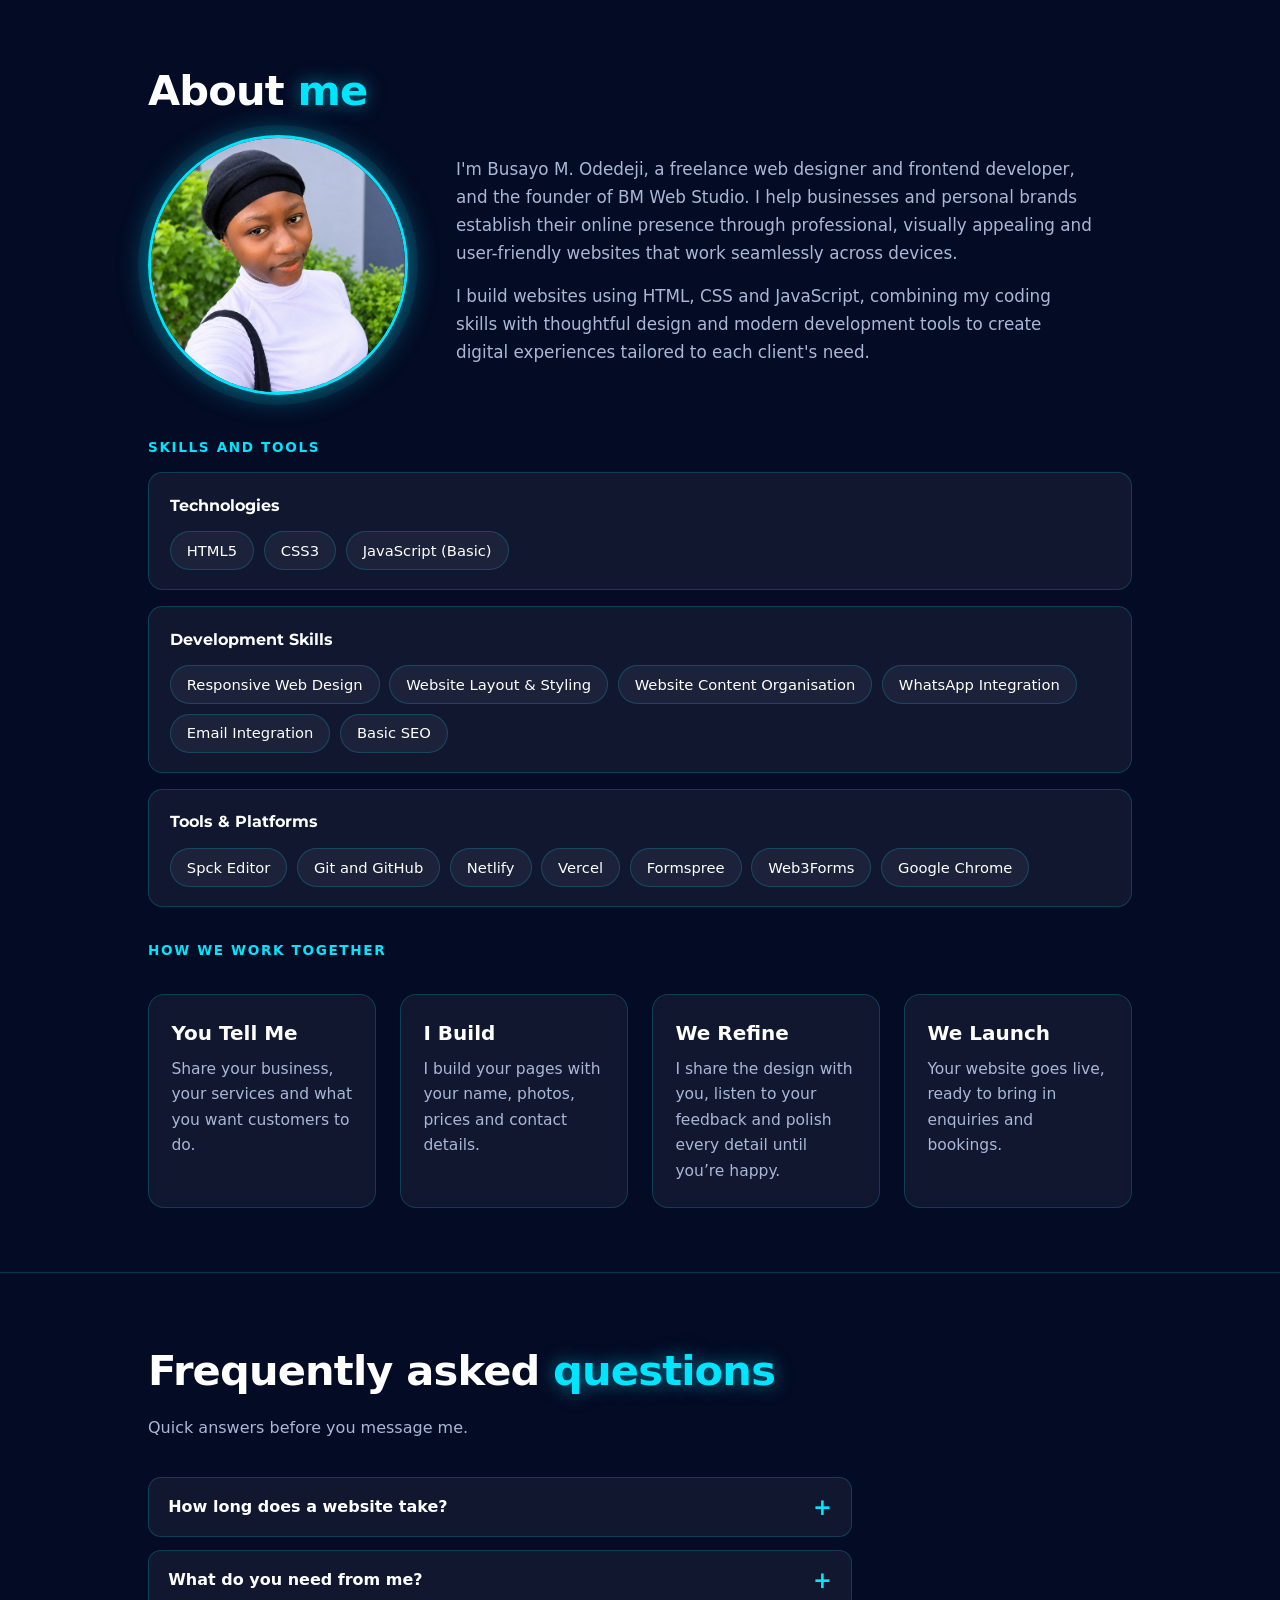
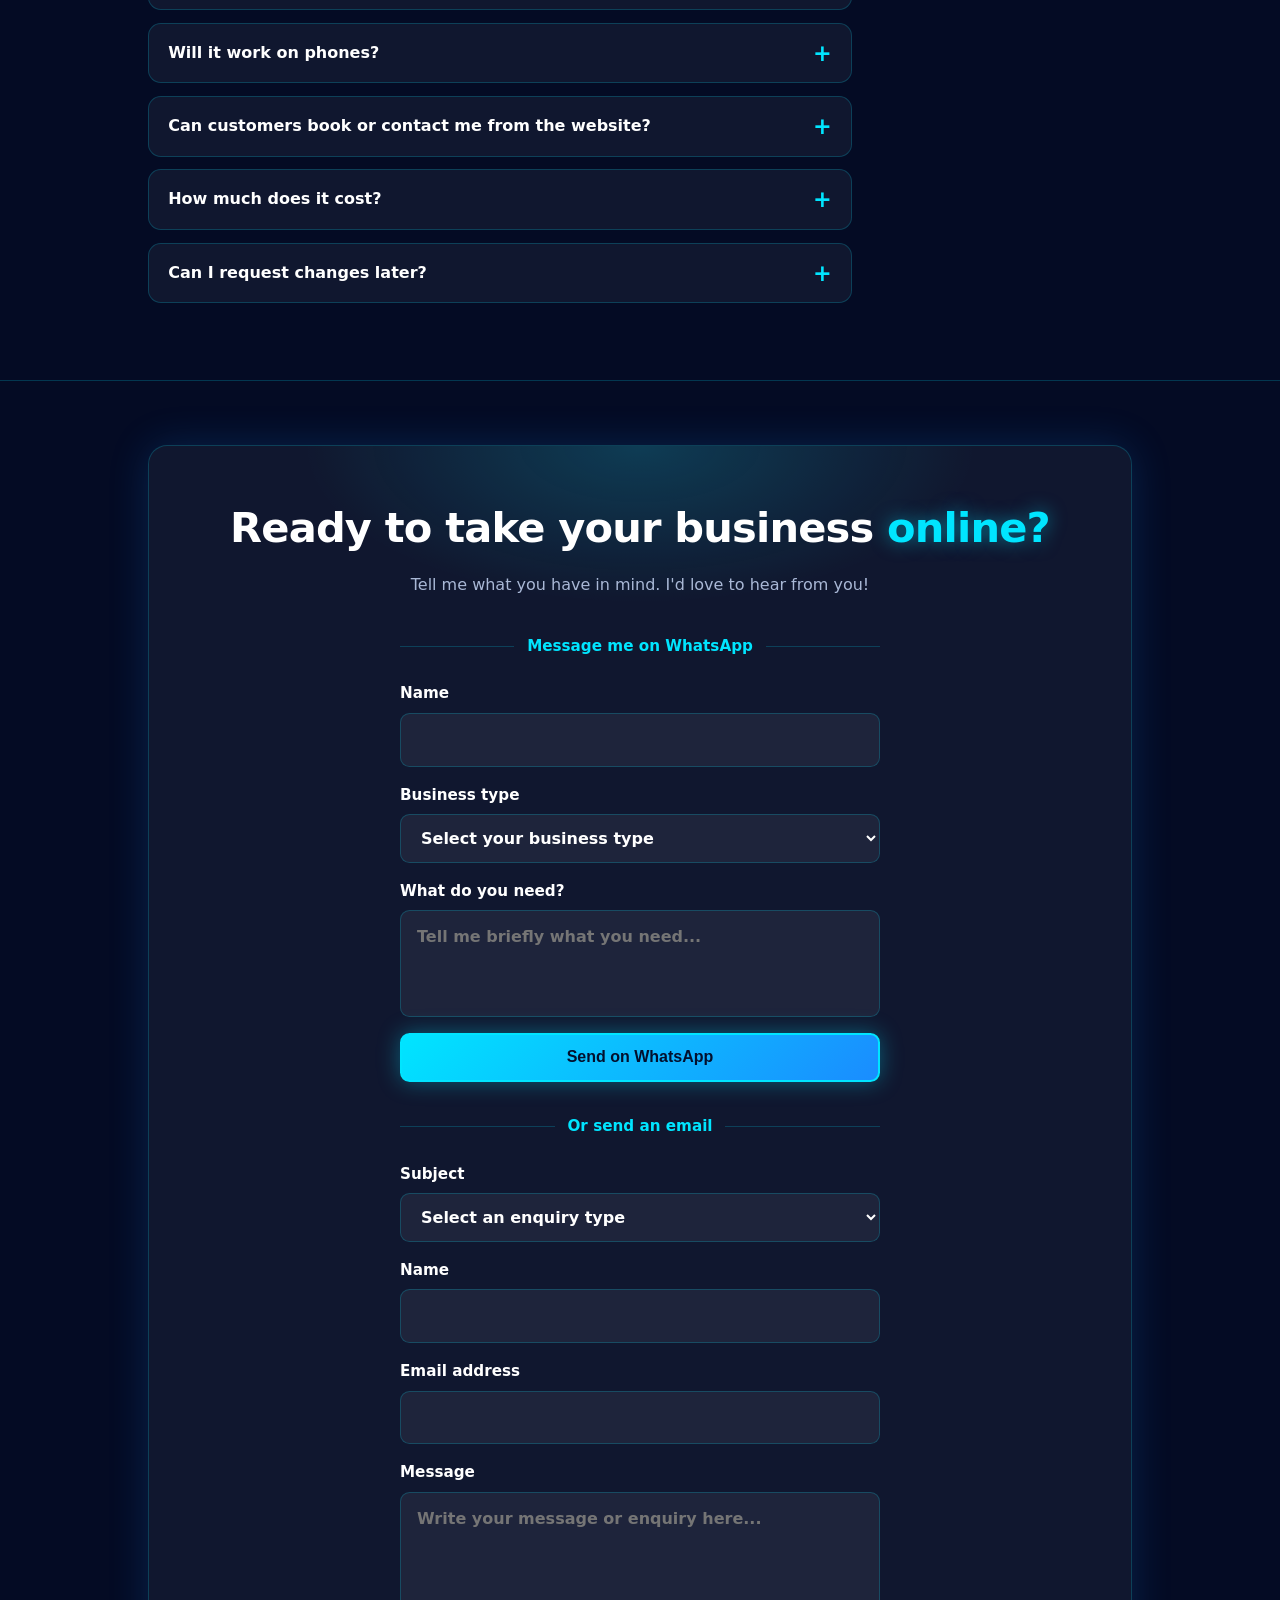
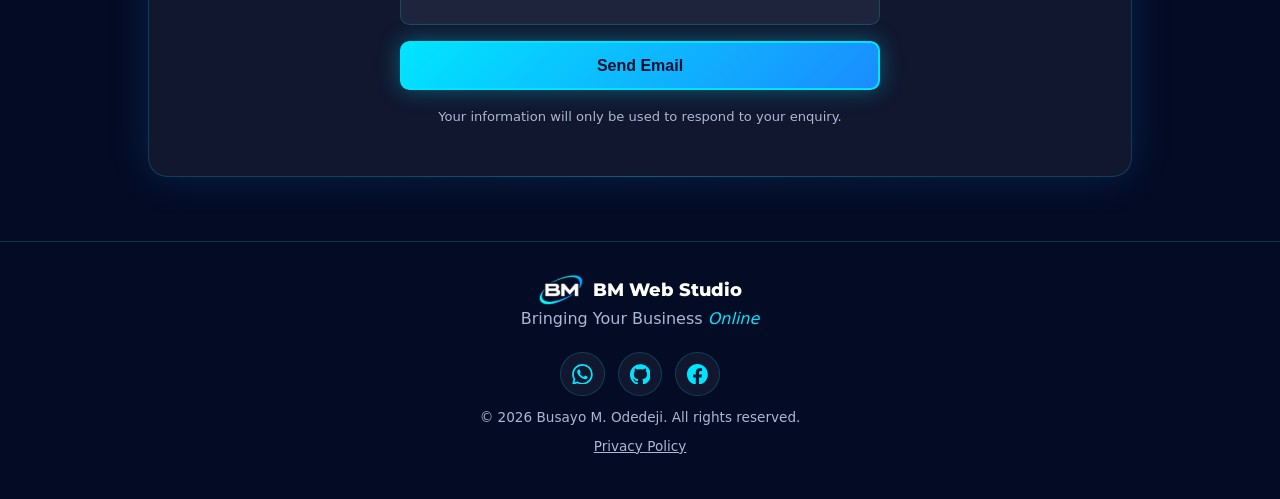
<file: index (1).html>
<!DOCTYPE html>
<html lang="en">
<head>
  <meta charset="UTF-8">
  <meta name="viewport" content="width=device-width, initial-scale=1">
  <script>
    (function () {
      var t = "dark";
      try { t = localStorage.getItem("theme") || "dark"; } catch (e) {}
      document.documentElement.setAttribute("data-theme", t);
    })();
  </script>
  <title>Busayo M. Odedeji | Freelance Web Designer and Frontend Developer</title>
  <meta name="description" content="Busayo M. Odedeji of BM Web Studio builds responsive, user-friendly websites that bring your business online.">
  <link rel="preconnect" href="https://fonts.googleapis.com">
  <link rel="preconnect" href="https://fonts.gstatic.com" crossorigin>
  <link href="https://fonts.googleapis.com/css2?family=Montserrat:ital,wght@0,600;0,800;1,600&display=swap" rel="stylesheet">
      <link rel="icon" href="favicon.png">
  <script type="application/ld+json">
  {
    "@context": "https://schema.org",
    "@type": "Person",
    "name": "Busayo M. Odedeji",
    "alternateName": "Busayo M. Odedeji",
    "jobTitle": "Freelance Web Designer and Frontend Developer",
    "worksFor": { "@type": "Organization", "name": "BM Web Studio" },
    "url": "https://busayo-m-odedeji.vercel.app",
    "sameAs": [
      "https://wa.me/2349021618472",
      "https://github.com/busiejoy",
      "https://www.facebook.com/profile.php?id=61588545161342"
    ],
    "knowsAbout": ["Web design", "Frontend development", "HTML5", "CSS3", "JavaScript", "Responsive design", "SEO"]
  </script>
  
  <link rel="stylesheet" href="style.css">
  <script src="script.js" defer></script>
    <meta name="theme-color" content="#040b24">
  <link rel="canonical" href="https://busayo-m-odedeji.vercel.app/">
  <meta property="og:type" content="website">
  <meta property="og:title" content="Busayo M. Odedeji | BM Web Studio">
  <meta property="og:description" content="Freelance web designer and frontend developer. Bringing Your Business Online.">
  <meta property="og:url" content="https://busayo-m-odedeji.vercel.app/">
  <meta property="og:image" content="https://busayo-m-odedeji.vercel.app/og-image.jpg">
  <meta property="og:image:width" content="1200">
  <meta property="og:image:height" content="630">
  <meta property="og:image:alt" content="Busayo M. Odedeji, freelance web designer and frontend developer, BM Web Studio">
  <meta name="twitter:card" content="summary_large_image">
</head>
<body>
    <a class="skip" href="#top">Skip to content</a>
  <div class="progress" aria-hidden="true"></div>
  <header class="site-header">
    <div class="wrap bar">
     <a class="brand" href="#top" aria-label="BM Web Studio, back to top">
      <img class="logo-dark" src="logo-mark.png" alt="" width="52" height="36">
        <img class="logo-light" src="logo-mark-light.png" alt="" width="52" height="36">
        <span>BM Web Studio</span>
      </a>
      <nav class="nav">
        <a class="nav-link" href="#work">Work</a>
        <a class="nav-link" href="#services">Services</a>
        <a class="nav-link" href="#about">About</a>
        <a class="nav-link" href="#faq">FAQ</a>
        <a class="nav-link" href="#contact">Contact</a>
        <button class="theme-btn" type="button" aria-label="Switch to light mode">
          <svg class="sun" viewBox="0 0 24 24" aria-hidden="true"><circle cx="12" cy="12" r="4"/><path d="M12 2v2M12 20v2M4.9 4.9l1.4 1.4M17.7 17.7l1.4 1.4M2 12h2M20 12h2M4.9 19.1l1.4-1.4M17.7 6.3l1.4-1.4"/></svg>
          <svg class="moon" viewBox="0 0 24 24" aria-hidden="true"><path d="M21 12.8A9 9 0 1111.2 3a7 7 0 009.8 9.8z"/></svg>
        </button>
        <button class="menu-btn" type="button" aria-label="Open Menu" aria-expanded="false" aria-controls="mobile-menu">
          <span></span><span></span><span></span>
        </button>
      </nav>
    </div>
    <div class="mobile-menu" id="mobile-menu">
      <a href="#work">Work</a>
      <a href="#services">Services</a>
      <a href="#why">Why me</a>
      <a href="#about">About</a>
      <a href="#faq">FAQ</a>
      <a href="#contact">Contact</a>
    </div>
  </header>

  <main id="top">
    <section class="hero">
      <div class="ring" aria-hidden="true"></div>
      <div class="wrap hero-inner">
        <p class="badge"><span class="dot" aria-hidden="true"></span> Available for new projects</p>
        <p class="greeting">Hello, I’m</p>
        <h1 class="shine">Busayo M. Odedeji</h1>
        <p class="role" aria-label="Freelance Web Designer and Frontend Developer"><span id="typed-a" aria-hidden="true">Freelance Web Designer &amp;</span><span id="typed-b" aria-hidden="true"> Frontend Developer</span></p>
        <p class="intro">I design and build responsive, user-friendly websites that help businesses and personal brands establish a professional online presence, showcase what they offer and connect with their customers.</p>
        <div class="actions">
          <a class="btn" href="#contact">Start a Project</a>
          <a class="btn btn-ghost" href="#work">Explore My Work</a>
        </div>
      </div>
    </section>
        <section id="work" class="section">
      <div class="wrap">
        <h2 class="title">Selected <span>work</span></h2>
        <p class="lead">Explore some of my projects, showcasing my approach to web design, frontend development and user-friendly experiences.</p>

        <div class="grid three">

          <article class="card">
  <div class="shot shot-juma">
    <img src="juma.jpg" alt="Screenshot of the Juma M. Wekesa website" width="800" height="500" loading="lazy" onerror="this.remove()">
  <strong>Juma M. Wekesa</strong>
</div>
            <div class="body">
              <span class="tag">Live project</span>
              <h3>Author & Speaker Website</h3>
              <p>A clean single-page site for an author, public speaker and youth mentor, showing his books, speaking engagements and mentorship work.</p>
              <button class="more more-btn" type="button" data-project="juma">View details</button>
            </div>
          </article>

          <article class="card">
 <div class="shot shot-salon">
  <img src="salon.jpg" alt="Screenshot of the Blush and Braids Studio sample website" width="800" height="500" loading="lazy" onerror="this.remove()">
  <strong>Blush &amp; Braids Studio</strong>
</div>
            <div class="body">
              <span class="tag">Concept project</span>
              <h3>Salon Website Concept</h3>
              <p>A sample website for a braiding studio with services and prices, a hairstyle gallery and a booking section. It can be customised for any service business.</p>
              <button class="more more-btn" type="button" data-project="salon">View details</button>
            </div>
          </article>

          <article class="card">
 <div class="shot shot-sourced">
  <img src="sourced.jpg" alt="Screenshot of the Sourced by B website" width="800" height="500" loading="lazy" onerror="this.remove()">
  <strong>Sourced by B</strong>
</div>
            <div class="body">
              <span class="tag">Personal project</span>
              <h3>Product Sourcing Website</h3>
              <p>My own side-business site. Customers browse products by category or send a custom request that opens straight in WhatsApp.</p>
                <button class="more more-btn" type="button" data-project="sourced">View details</button>
            </div>
          </article>
        </div>
      </div>
    </section>
    
        <section id="services" class="section">
      <div class="wrap">
        <h2 class="title">What I <span>build</span></h2>
        <p class="lead">Every website is designed to be responsive, user-friendly and tailored to help your business connect with the right audience.</p>

        <div class="grid three">

          <div class="card svc">
            <div class="body">
              <h3>Personal Brands & Portfolios</h3>
              <p>For authors, speakers, coaches and creative professionals. Build a professional online presence that showcases your work, expertise, achievements and services.</p>
            </div>
          </div>

          <div class="card svc">
            <div class="body">
              <h3>Service-Based Businesses</h3>
              <p>For salons, restaurants, cleaning services and other service providers. Showcase your services, pricing and business information while making it easier for customers to contact or book you.</p>
            </div>
          </div>

          <div class="card svc">
            <div class="body">
              <h3>Product-Based Businesses</h3>
              <p>For fashion brands, electronics retailers and home essentials businesses. Display your products, organise your offerings and make it easier for customers to enquire or place orders.</p>
            </div>
          </div>

        </div>
      </div>
    </section>
    
    <section id="why" class="section">
      <div class="wrap">
        <h2 class="title">Why work <span>with me?</span></h2>
        <p class="lead">I believe great websites are built through creativity, attention to detail and a genuine understanding of people’s needs.</p>

        <div class="grid why-grid">

          <div class="card why">
            <div class="body">
              <div class="why-icon"><svg viewBox="0 0 24 24" aria-hidden="true"><circle cx="9" cy="8" r="3.2"/><path d="M3 20c0-3.3 2.7-6 6-6s6 2.7 6 6"/><circle cx="17" cy="9" r="2.5"/><path d="M17 14.5c2.2.3 4 2.2 4 4.5"/></svg></div>
              <h3>Client-Centred Approach</h3>
              <p>I take time to understand your ideas, goals and expectations, creating websites that reflect your vision and meet your business needs.</p>
            </div>
          </div>

          <div class="card why">
            <div class="body">
              <div class="why-icon"><svg viewBox="0 0 24 24" aria-hidden="true"><circle cx="11" cy="11" r="6.5"/><path d="M16 16l5 5"/></svg></div>
              <h3>Attention to Detail</h3>
              <p>I care about the little things, from clean layouts and consistent spacing to visual appeal, functionality and smooth interactions.</p>
            </div>
          </div>

          <div class="card why">
            <div class="body">
              <div class="why-icon"><svg viewBox="0 0 24 24" aria-hidden="true"><rect x="2" y="5" width="14" height="10" rx="1.5"/><path d="M6 19h6M9 15v4"/><rect x="17" y="9" width="5" height="10" rx="1.2"/></svg></div>
              <h3>Responsive Development</h3>
              <p>I build websites that adapt to different screen sizes, providing a smooth and consistent experience across devices.</p>
            </div>
          </div>

          <div class="card why">
            <div class="body">
              <div class="why-icon"><svg viewBox="0 0 24 24" aria-hidden="true"><path d="M3 5h7a3 3 0 013 3v12a2 2 0 00-2-2H3z"/><path d="M21 5h-7a3 3 0 00-3 3v12a2 2 0 012-2h8z"/></svg></div>
              <h3>Continuous Learning</h3>
              <p>I’m committed to improving my skills, exploring new technologies and embracing better ways to create modern, high-quality websites.</p>
            </div>
          </div>

          <div class="card why">
            <div class="body">
              <div class="why-icon"><svg viewBox="0 0 24 24" aria-hidden="true"><path d="M9 18h6M10 21h4"/><path d="M12 3a6 6 0 00-3.5 10.9c.6.5 1 1.2 1 2.1h5c0-.9.4-1.6 1-2.1A6 6 0 0012 3z"/></svg></div>
              <h3>Problem-Solving Mindset</h3>
              <p>I approach challenges with curiosity and creativity, looking for practical and thoughtful solutions that bring ideas to life.</p>
            </div>
          </div>

          <div class="card why">
            <div class="body">
              <div class="why-icon"><svg viewBox="0 0 24 24" aria-hidden="true"><path d="M4 5h16v11H9l-5 4z"/></svg></div>
              <h3>Clear Communication</h3>
              <p>I value feedback, listen to ideas and keep clients informed throughout the development process to ensure we're working towards the same goal.</p>
            </div>
          </div>

        </div>

        <div class="why-cta">
          <p>Have a project in mind? Let’s talk.</p>
          <a class="btn" href="#contact">Get in touch</a>
        </div>
      </div>
    </section>
    
  <section id="about" class="section">
      <div class="wrap">
        <h2 class="title">About <span>me</span></h2>

              <div class="about-grid">
          <figure class="photo">
            <img src="profile.jpg" alt="Busayo M. Odedeji, freelance web designer and frontend developer" width="400" height="400" loading="lazy">
          </figure>
          <div>
            <p class="about-text">I'm Busayo M. Odedeji, a freelance web designer and frontend developer, and the founder of BM Web Studio. I help businesses and personal brands establish their online presence through professional, visually appealing and user-friendly websites that work seamlessly across devices.</p>
            <p class="about-text">I build websites using HTML, CSS and JavaScript, combining my coding skills with thoughtful design and modern development tools to create digital experiences tailored to each client's need.</p>
          </div>
        </div>
        
      <h3 class="mini">Skills and tools</h3>
        <div class="skill-groups">

          <div class="skill-group">
            <h4>Technologies</h4>
            <ul class="skills">
              <li>HTML5</li>
              <li>CSS3</li>
              <li>JavaScript (Basic)</li>
              </ul>
              </div>
              
              <div class="skill-group">
            <h4>Development Skills</h4>
            <ul class="skills">
              <li>Responsive Web Design</li>
              <li>Website Layout & Styling</li>
              <li>Website Content Organisation</li>
              <li>WhatsApp Integration</li>
              <li>Email Integration</li>
              <li>Basic SEO</li>
            </ul>
          </div>

          <div class="skill-group">
            <h4>Tools & Platforms</h4>
            <ul class="skills">
              <li>Spck Editor</li>
              <li>Git and GitHub</li>
              <li>Netlify</li>
              <li>Vercel</li>
              <li>Formspree</li>
              <li>Web3Forms</li>
              <li>Google Chrome</li>
            </ul>
          </div>
        </div>


    <h3 class="mini">How we work together</h3>
        <div class="grid four steps">
          <div class="card"><div class="body"><h3>You Tell Me</h3><p>Share your business, your services and what you want customers to do.</p></div></div>
          <div class="card"><div class="body"><h3>I Build</h3><p>I build your pages with your name, photos, prices and contact details.</p></div></div>
          <div class="card"><div class="body"><h3>We Refine</h3><p>I share the design with you, listen to your feedback and polish every detail until you’re happy.</p></div></div>
          <div class="card"><div class="body"><h3>We Launch</h3><p>Your website goes live, ready to bring in enquiries and bookings.</p></div></div>
        </div>
  </section>
  
      <section id="faq" class="section">
      <div class="wrap">
        <h2 class="title">Frequently asked <span>questions</span></h2>
        <p class="lead">Quick answers before you message me.</p>

        <div class="faq">
          <details>
            <summary>How long does a website take?</summary>
            <p>Most simple websites take a few days to complete. The timeline depends on the website's features, complexity and how quickly I receive the required content.</p>
          </details>

          <details>
            <summary>What do you need from me?</summary>
            <p>I'll need your business name, services, prices, photos, location, contact details and any other information you'd like included on your website.</p>
          </details>

          <details>
            <summary>Will it work on phones?</summary>
            <p>Yes! Every website I build is designed to work across mobile phones, tablets and desktop computers.</p>
          </details>

          <details>
            <summary>Can customers book or contact me from the website?</summary>
            <p>Yes! I can integrate contact forms, booking forms and WhatsApp links to make it easier for customers to reach you.</p>
          </details>

          <details>
            <summary>How much does it cost?</summary>
            <p>Pricing depends on the type of website, its features and the complexity of the project. Contact me with your requirements for a personalised quote.</p>
          </details>

          <details>
            <summary>Can I request changes later?</summary>
            <p>Yes! You can request updates to your website's content, images, prices and other details. Additional charges may apply depending on the changes required.</p>
          </details>
        </div>
      </div>
    </section>

    <section id="contact" class="section">
      <div class="wrap">
        <div class="cta">
          <h2 class="title">Ready to take your business <span>online?</span></h2>
          <p class="lead">Tell me what you have in mind. I'd love to hear from you!</p>
                 <p class="or">Message me on WhatsApp</p>
          <form id="enquiry" class="enquiry">
            <label>Name
              <input type="text" id="eq-name" required autocomplete="name">
            </label>

            <label>Business type
               <select id="eq-type" required>
                <option value="" disabled selected>Select your business type</option>
                <option>Personal Brand / Portfolio (author, speaker, coach...)</option>
                <option>Service-Based Business (salon, restaurant, cleaning services...)</option>
                <option>Product-Based Business (fashion, electronic, home essentials...)</option>
                <option>Other</option>
              </select>
            </label>

            <label>What do you need?
              <textarea id="eq-msg" rows="3" placeholder="Tell me briefly what you need..."></textarea>
            </label>

            <button class="btn" type="submit">Send on WhatsApp</button>
          </form>
             <p class="or">Or send an email</p>
          <form id="email-form" class="enquiry" action="https://api.web3forms.com/submit" method="POST">
            <input type="hidden" name="access_key" value="9037bce9-97cf-4a73-aa71-08b6f907ecc0">
          <label>Subject
              <select name="topic" required>
                <option value="" disabled selected>Select an enquiry type</option>
                <option>New Website Project</option>
                <option>Website Redesign</option>
                <option>Pricing & Quote</option>
                <option>General Question</option>
                <option>Other</option>
              </select>
          </label>
            <input type="hidden" name="from_name" value="BM Web Studio Website">
            <input type="checkbox" name="botcheck" class="hp" tabindex="-1" autocomplete="off">

            <label>Name
              <input type="text" name="name" required autocomplete="name">
            </label>

            <label>Email address 
              <input type="email" name="email" required autocomplete="email">
            </label>

            <label>Message
              <textarea name="message" rows="4" required placeholder="Write your message or enquiry here..."></textarea>
            </label>

            <button class="btn" type="submit">Send Email</button>
            <p id="email-status" class="status" role="status" aria-live="polite"></p>
            <p class="privacy">Your information will only be used to respond to your enquiry.</p>
          </form>
        </div>
      </div>
    </section>
  </main>
    <button class="to-top" type="button" aria-label="Back to top">&uarr;</button>
     <a class="float-wa" href="https://wa.me/2349021618472" data-wa="float" target="_blank" rel="noopener" aria-label="Chat with me on WhatsApp">
    <svg viewBox="0 0 24 24" width="30" height="30" aria-hidden="true" fill="currentColor">
      <path d="M17.472 14.382c-.297-.149-1.758-.867-2.03-.967-.273-.099-.471-.148-.67.15-.197.297-.767.966-.94 1.164-.173.199-.347.223-.644.075-.297-.15-1.255-.463-2.39-1.475-.883-.788-1.48-1.761-1.653-2.059-.173-.297-.018-.458.13-.606.134-.133.298-.347.446-.52.149-.174.198-.298.298-.497.099-.198.05-.371-.025-.52-.075-.149-.669-1.612-.916-2.207-.242-.579-.487-.5-.669-.51-.173-.008-.371-.01-.57-.01-.198 0-.52.074-.792.372-.272.297-1.04 1.016-1.04 2.479 0 1.462 1.065 2.875 1.213 3.074.149.198 2.096 3.2 5.077 4.487.709.306 1.262.489 1.694.625.712.227 1.36.195 1.871.118.571-.085 1.758-.719 2.006-1.413.248-.694.248-1.289.173-1.413-.074-.124-.272-.198-.57-.347m-5.421 7.403h-.004a9.87 9.87 0 01-5.031-1.378l-.361-.214-3.741.982.998-3.648-.235-.374a9.86 9.86 0 01-1.51-5.26c.001-5.45 4.436-9.884 9.888-9.884 2.64 0 5.122 1.03 6.988 2.898a9.825 9.825 0 012.893 6.994c-.003 5.45-4.437 9.884-9.885 9.884m8.413-18.297A11.815 11.815 0 0012.05 0C5.495 0 .16 5.335.157 11.892c0 2.096.547 4.142 1.588 5.945L.057 24l6.305-1.654a11.882 11.882 0 005.683 1.448h.005c6.554 0 11.89-5.335 11.893-11.893a11.821 11.821 0 00-3.48-8.413Z"/>
    </svg>
  </a>
    <dialog id="project-dialog" class="dialog" aria-labelledby="pd-title">
    <button class="dialog-close" type="button" aria-label="Close details">&times;</button>
    <span class="tag" id="pd-tag"></span>
    <h3 id="pd-title"></h3>
    <p id="pd-desc"></p>
    <h4 class="mini">My Role & Contributions</h4>
    <ul id="pd-role" class="role-list"></ul>
    <h4 class="mini">What it includes</h4>
    <ul id="pd-features" class="feat"></ul>
    <h4 class="mini">Tools used</h4>
    <ul id="pd-tools" class="skills"></ul>
    <a class="btn" id="pd-link" href="#" target="_blank" rel="noopener"></a>
  </dialog>
  
<footer class="site-footer">
    <div class="wrap">
      <p class="foot-brand"><img class="logo-dark" src="logo-mark.png" alt="" width="52" height="36">
        <img class="logo-light" src="logo-mark-light.png" alt="" width="52" height="36">BM Web Studio</p>
      <p>Bringing Your Business <span class="online">Online</span></p>
          <div class="socials">
        <a href="https://wa.me/2349021618472" data-wa="footer" target="_blank" rel="noopener" aria-label="WhatsApp">
          <svg viewBox="0 0 24 24" aria-hidden="true"><path d="M17.472 14.382c-.297-.149-1.758-.867-2.03-.967-.273-.099-.471-.148-.67.15-.197.297-.767.966-.94 1.164-.173.199-.347.223-.644.075-.297-.15-1.255-.463-2.39-1.475-.883-.788-1.48-1.761-1.653-2.059-.173-.297-.018-.458.13-.606.134-.133.298-.347.446-.52.149-.174.198-.298.298-.497.099-.198.05-.371-.025-.52-.075-.149-.669-1.612-.916-2.207-.242-.579-.487-.5-.669-.51-.173-.008-.371-.01-.57-.01-.198 0-.52.074-.792.372-.272.297-1.04 1.016-1.04 2.479 0 1.462 1.065 2.875 1.213 3.074.149.198 2.096 3.2 5.077 4.487.709.306 1.262.489 1.694.625.712.227 1.36.195 1.871.118.571-.085 1.758-.719 2.006-1.413.248-.694.248-1.289.173-1.413-.074-.124-.272-.198-.57-.347m-5.421 7.403h-.004a9.87 9.87 0 01-5.031-1.378l-.361-.214-3.741.982.998-3.648-.235-.374a9.86 9.86 0 01-1.51-5.26c.001-5.45 4.436-9.884 9.888-9.884 2.64 0 5.122 1.03 6.988 2.898a9.825 9.825 0 012.893 6.994c-.003 5.45-4.437 9.884-9.885 9.884m8.413-18.297A11.815 11.815 0 0012.05 0C5.495 0 .16 5.335.157 11.892c0 2.096.547 4.142 1.588 5.945L.057 24l6.305-1.654a11.882 11.882 0 005.683 1.448h.005c6.554 0 11.89-5.335 11.893-11.893a11.821 11.821 0 00-3.48-8.413Z"/></svg>
        </a>
        <a href="https://github.com/busiejoy" target="_blank" rel="noopener" aria-label="GitHub">
          <svg viewBox="0 0 24 24" aria-hidden="true"><path d="M12 .297c-6.63 0-12 5.373-12 12 0 5.303 3.438 9.8 8.205 11.385.6.113.82-.258.82-.577 0-.285-.01-1.04-.015-2.04-3.338.724-4.042-1.61-4.042-1.61C4.422 18.07 3.633 17.7 3.633 17.7c-1.087-.744.084-.729.084-.729 1.205.084 1.838 1.236 1.838 1.236 1.07 1.835 2.809 1.305 3.495.998.108-.776.417-1.305.76-1.605-2.665-.3-5.466-1.332-5.466-5.93 0-1.31.465-2.38 1.235-3.22-.135-.303-.54-1.523.105-3.176 0 0 1.005-.322 3.3 1.23.96-.267 1.98-.399 3-.405 1.02.006 2.04.138 3 .405 2.28-1.552 3.285-1.23 3.285-1.23.645 1.653.24 2.873.12 3.176.765.84 1.23 1.91 1.23 3.22 0 4.61-2.805 5.625-5.475 5.92.42.36.81 1.096.81 2.22 0 1.606-.015 2.896-.015 3.286 0 .315.21.69.825.57C20.565 22.092 24 17.592 24 12.297c0-6.627-5.373-12-12-12"/></svg>
        </a>
        <a href="https://www.facebook.com/profile.php?id=61588545161342" target="_blank" rel="noopener" aria-label="Facebook">
          <svg viewBox="0 0 24 24" aria-hidden="true"><path d="M24 12.073c0-6.627-5.373-12-12-12s-12 5.373-12 12c0 5.99 4.388 10.954 10.125 11.854v-8.385H7.078v-3.47h3.047V9.43c0-3.007 1.792-4.669 4.533-4.669 1.312 0 2.686.235 2.686.235v2.953H15.83c-1.491 0-1.956.925-1.956 1.874v2.25h3.328l-.532 3.47h-2.796v8.385C19.612 23.027 24 18.062 24 12.073z"/></svg>
        </a>
      </div>
      
      <p class="copy">&copy; <span id="year">2026</span> Busayo M. Odedeji. All rights reserved.</p>
      <p class="legal"><a href="privacy.html">Privacy Policy</a></p>
    </div>
  </footer>

</body>
</html>
</file>
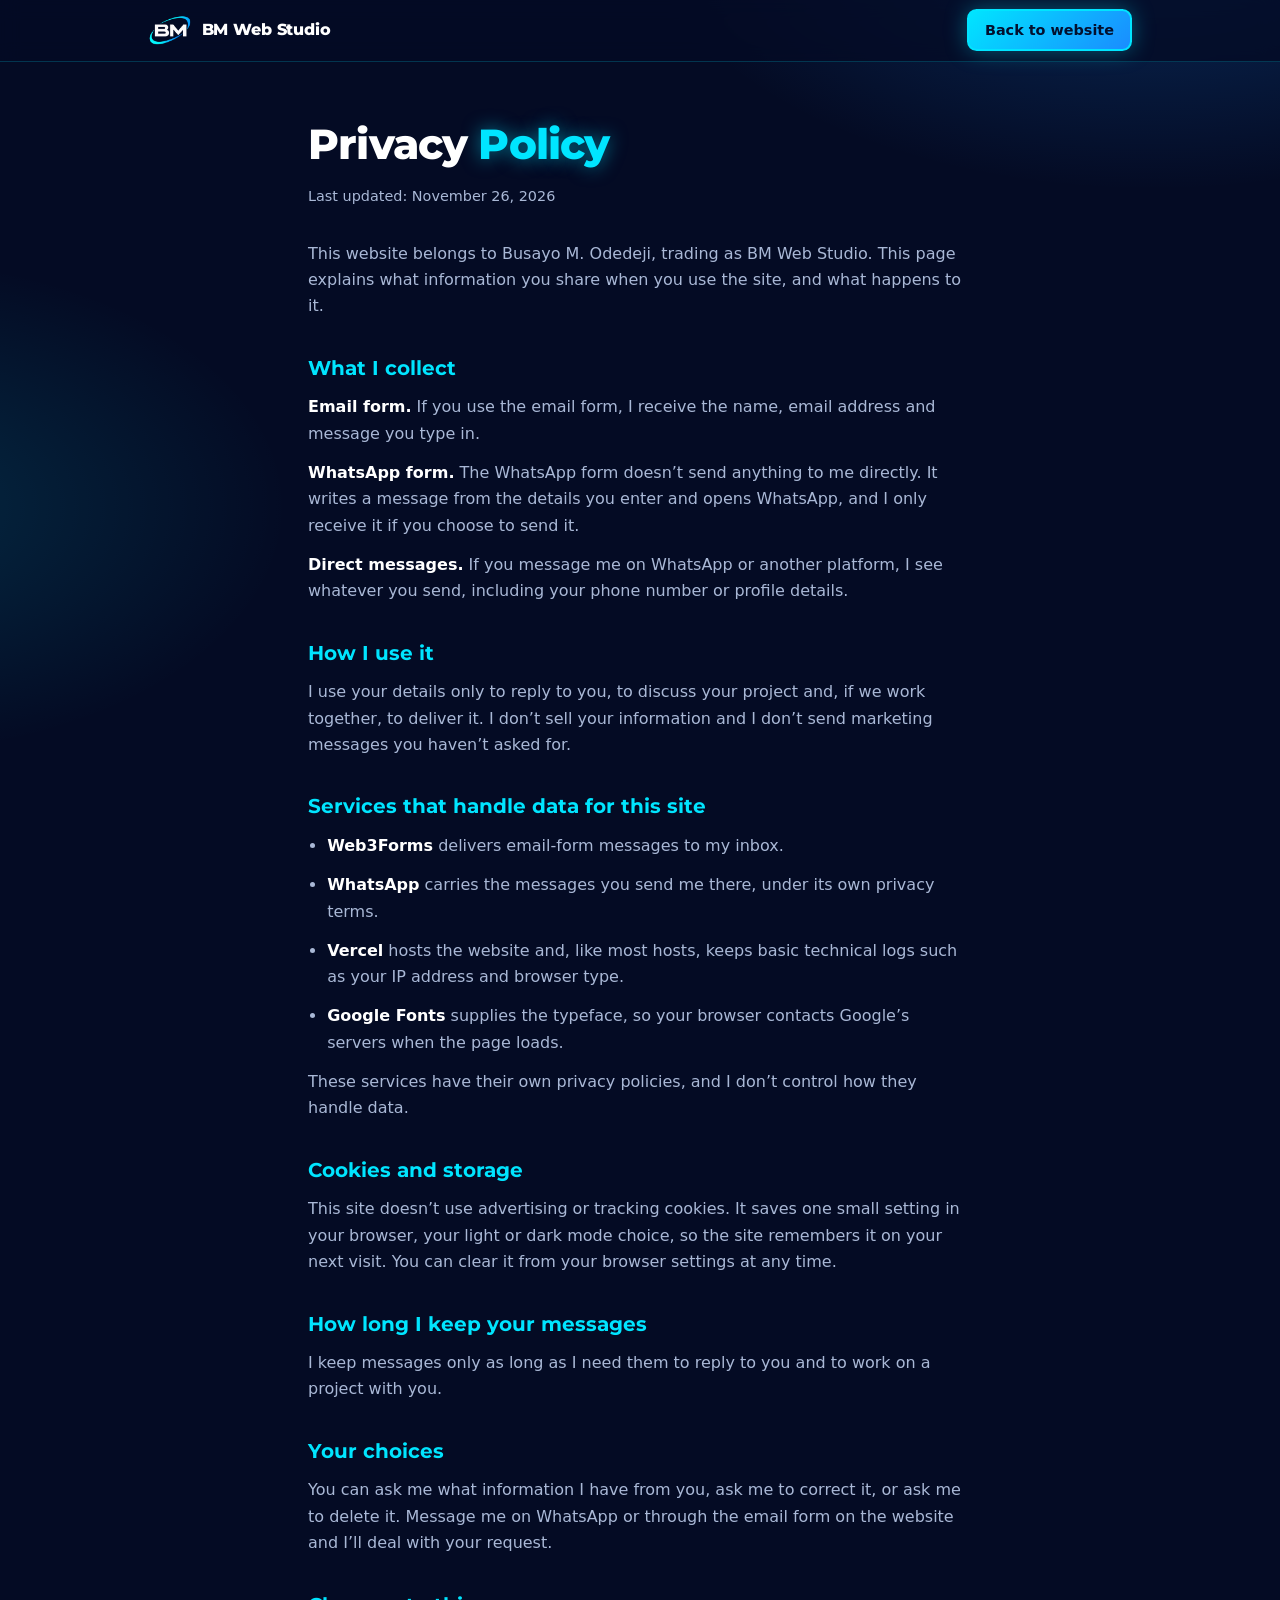
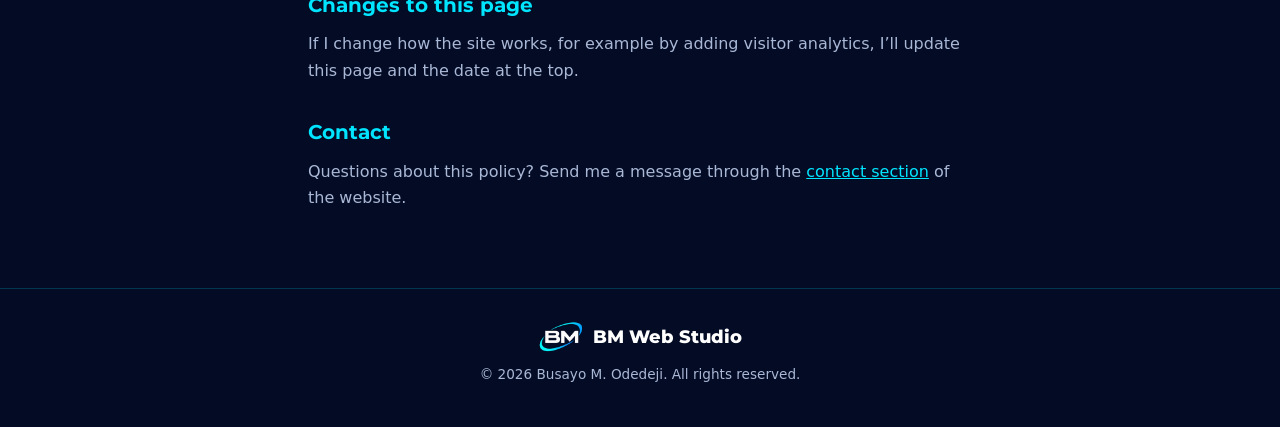
<file: privacy.html>
<!DOCTYPE html>
<html lang="en">
<head>
  <meta charset="UTF-8">
  <meta name="viewport" content="width=device-width, initial-scale=1">
  <title>Privacy Policy | BM Web Studio</title>
  <meta name="description" content="How BM Web Studio handles the information you share through this website.">
  <meta name="theme-color" content="#040b24">
  <link rel="preconnect" href="https://fonts.googleapis.com">
  <link rel="preconnect" href="https://fonts.gstatic.com" crossorigin>
  <link href="https://fonts.googleapis.com/css2?family=Montserrat:ital,wght@0,600;0,800;1,600&display=swap" rel="stylesheet">
  <script>
    (function () {
      var t = "dark";
      try { t = localStorage.getItem("theme") || "dark"; } catch (e) {}
      document.documentElement.setAttribute("data-theme", t);
    })();
  </script>
  <link rel="stylesheet" href="style.css">
  <link rel="icon" href="logo.png">
</head>
<body>
  
  <header class="site-header">
    <div class="wrap bar">
      <a class="brand" href="index.html">
        <img class="logo-dark" src="logo-mark.png" alt="" width="52" height="36">
        <img class="logo-light" src="logo-mark-light.png" alt="" width="52" height="36">
        <span>BM Web Studio</span>
      </a>
      <a class="btn btn-small" href="index.html">Back to website</a>
    </div>
  </header>

  <main class="wrap prose">
    <h1 class="title">Privacy <span>Policy</span></h1>
    <p class="updated">Last updated: November 26, 2026</p>

    <p>This website belongs to Busayo M. Odedeji, trading as BM Web Studio. This page explains what information you share when you use the site, and what happens to it.</p>

    <h2>What I collect</h2>
    <p><strong>Email form.</strong> If you use the email form, I receive the name, email address and message you type in.</p>
    <p><strong>WhatsApp form.</strong> The WhatsApp form doesn’t send anything to me directly. It writes a message from the details you enter and opens WhatsApp, and I only receive it if you choose to send it.</p>
    <p><strong>Direct messages.</strong> If you message me on WhatsApp or another platform, I see whatever you send, including your phone number or profile details.</p>

    <h2>How I use it</h2>
    <p>I use your details only to reply to you, to discuss your project and, if we work together, to deliver it. I don’t sell your information and I don’t send marketing messages you haven’t asked for.</p>

    <h2>Services that handle data for this site</h2>
    <ul>
      <li><strong>Web3Forms</strong> delivers email-form messages to my inbox.</li>
      <li><strong>WhatsApp</strong> carries the messages you send me there, under its own privacy terms.</li>
      <li><strong>Vercel</strong> hosts the website and, like most hosts, keeps basic technical logs such as your IP address and browser type.</li>
      <li><strong>Google Fonts</strong> supplies the typeface, so your browser contacts Google’s servers when the page loads.</li>
    </ul>
    <p>These services have their own privacy policies, and I don’t control how they handle data.</p>

    <h2>Cookies and storage</h2>
    <p>This site doesn’t use advertising or tracking cookies. It saves one small setting in your browser, your light or dark mode choice, so the site remembers it on your next visit. You can clear it from your browser settings at any time.</p>

    <h2>How long I keep your messages</h2>
    <p>I keep messages only as long as I need them to reply to you and to work on a project with you.</p>

    <h2>Your choices</h2>
    <p>You can ask me what information I have from you, ask me to correct it, or ask me to delete it. Message me on WhatsApp or through the email form on the website and I’ll deal with your request.</p>

    <h2>Changes to this page</h2>
    <p>If I change how the site works, for example by adding visitor analytics, I’ll update this page and the date at the top.</p>

    <h2>Contact</h2>
    <p>Questions about this policy? Send me a message through the <a href="index.html#contact">contact section</a> of the website.</p>
  </main>

  <footer class="site-footer">
    <div class="wrap">
         <p class="foot-brand"><img class="logo-dark" src="logo-mark.png" alt="" width="52" height="36">
        <img class="logo-light" src="logo-mark-light.png" alt="" width="52" height="36">BM Web Studio</p>
      <p class="copy">&copy; <span id="year">2026</span> Busayo M. Odedeji. All rights reserved.</p>
    </div>
  </footer>
  <script>document.getElementById("year").textContent = new Date().getFullYear();</script>
</body>
</html>
</file>
<file: style.css>
:root {
  --bg: #040b24;
  --cyan: #00e5ff;
  --blue: #1a8cff;
  --ink: #ffffff;
  --muted: #a9b8d6;
  --line: rgba(0, 229, 255, 0.2);
  --glass: rgba(255, 255, 255, 0.05);
  --header-bg: rgba(4, 11, 36, 0.78);
  --menu-bg: rgba(4, 11, 36, 0.96);
  --dialog-bg: #0b1534;
  --field: rgba(255, 255, 255, 0.06);
  --glow-a: rgba(26, 140, 255, 0.28);
  --glow-b: rgba(0, 229, 255, 0.14);
  --ok: #3ddc97;
  --err: #ff7a7a;
  --shine-a: #ffffff;
  --shine-b: #00e5ff;
}

:root[data-theme="light"] {
  --bg: #f3f7fd;
  --cyan: #0b73c9;
  --blue: #0a4fb0;
  --ink: #0b1634;
  --muted: #4b5b7a;
  --line: rgba(10, 111, 216, 0.22);
  --glass: rgba(255, 255, 255, 0.85);
  --header-bg: rgba(243, 247, 253, 0.85);
  --menu-bg: rgba(243, 247, 253, 0.98);
  --dialog-bg: #ffffff;
  --field: #ffffff;
  --glow-a: rgba(26, 140, 255, 0.18);
  --glow-b: rgba(0, 229, 255, 0.12);
  --ok: #0f8a5a;
  --err: #c53030;
  --shine-a: #0b1634;
  --shine-b: #1a73e8;
}

* { box-sizing: border-box; margin: 0; }

html { scroll-behavior: smooth; scroll-padding-top: 4.5rem; }

body {
  background-color: var(--bg);
  background-image:
    radial-gradient(50rem 28rem at 90% -5%, var(--glow-a), transparent 65%),
    radial-gradient(40rem 24rem at -10% 25%, var(--glow-b), transparent 65%);
  color: var(--ink);
  font-family: system-ui, -apple-system, "Segoe UI", Roboto, sans-serif;
  line-height: 1.65;
}

h1, .brand, .slogan { font-family: "Montserrat", system-ui, sans-serif; }

.wrap { max-width: 64rem; margin: 0 auto; padding: 0 1.25rem; }

a { color: inherit; }
a:focus-visible { outline: 3px solid var(--cyan); outline-offset: 3px; }

/* Header */
.site-header {
  position: sticky;
  top: 0;
  z-index: 10;
  background: var(--header-bg);
  backdrop-filter: blur(10px);
  border-bottom: 1px solid var(--line);
}
.bar { display: flex; align-items: center; justify-content: space-between; height: 3.8rem; }
.mark { color: var(--cyan); text-shadow: 0 0 12px var(--cyan); margin-right: 0.2rem; }
.nav { display: flex; align-items: center; gap: 1.4rem; }
.nav-link { display: none; color: var(--muted); text-decoration: none; }
.nav-link:hover { color: var(--cyan); }
@media (min-width: 46rem) { .nav-link { display: inline; } }
.brand {
  display: flex;
  align-items: center;
  gap: 0.6rem;
  font-weight: 800;
  text-decoration: none;
  letter-spacing: -0.01em;
}
.brand img { display: block; height: 1.9rem; width: auto;}
@media (max-width: 24rem) {
  .brand span { display: none; }
}

/* Buttons with a moving shine */
.btn {
  position: relative;
  overflow: hidden;
  display: inline-block;
  padding: 0.85rem 1.5rem;
  border: 2px solid var(--cyan);
  border-radius: 0.6rem;
  background: linear-gradient(135deg, var(--cyan), var(--blue));
  color: #03102e;
  font-weight: 700;
  text-decoration: none;
  box-shadow: 0 0 22px rgba(0, 229, 255, 0.35);
}
.btn::after {
  content: "";
  position: absolute;
  top: 0;
  left: -80%;
  width: 50%;
  height: 100%;
  background: linear-gradient(100deg, transparent, rgba(255, 255, 255, 0.6), transparent);
  transform: skewX(-20deg);
  animation: sweep 3.5s ease-in-out infinite;
}
@keyframes sweep { 0% { left: -80%; } 55%, 100% { left: 140%; } }
.btn-ghost {
  background: transparent;
  color: var(--ink);
  box-shadow: none;
}
.btn-ghost::after { display: none; }
.btn-ghost:hover { background: var(--glass); }
.btn-small { padding: 0.45rem 1rem; font-size: 0.9rem; }

/* Hero */
.hero { position: relative; overflow: hidden; padding: 4.5rem 0 5rem; }
.hero-inner { position: relative; z-index: 1; }

.ring {
  position: absolute;
  top: 1rem;
  right: -9rem;
  width: 28rem;
  height: 15rem;
  border: 6px solid transparent;
  border-top-color: var(--cyan);
  border-left-color: var(--blue);
  border-radius: 50%;
  transform: rotate(-18deg);
  filter: drop-shadow(0 0 18px var(--cyan));
  opacity: 0.5;
}

.greeting { color: var(--cyan); font-weight: 600; }

.hero h1 {
  font-size: clamp(2.5rem, 11vw, 5rem);
  font-weight: 800;
  line-height: 1.04;
  letter-spacing: -0.03em;
  margin: 0.3rem 0 0.8rem;
}
.shine {
  background: linear-gradient(100deg, var(--shine-a) 20%, var(--shine-b) 45%, var(--shine-a) 70%);
  background-size: 200% auto;
  -webkit-background-clip: text;
  background-clip: text;
  color: transparent;
  animation: shine 5s linear infinite;
}
@keyframes shine { to { background-position: 200% center; } }

.intro { color: var(--muted); max-width: 34rem; margin-top: 1.1rem; font-size: 1.08rem; }
.actions { display: flex; flex-wrap: wrap; gap: 0.8rem; margin-top: 1.8rem; }

@media (prefers-reduced-motion: reduce) {
  html { scroll-behavior: auto; }
  .shine, .btn::after { animation: none; }
}

/* Sections */
.section { padding: 4rem 0; border-top: 1px solid var(--line); }
.title {
  font-size: clamp(1.8rem, 6vw, 2.6rem);
  font-weight: 800;
  letter-spacing: -0.02em;
  margin-bottom: 0.6rem;
}
.title span { color: var(--cyan); text-shadow: 0 0 18px rgba(0, 229, 255, 0.5); }
.lead { color: var(--muted); max-width: 36rem; margin-bottom: 2.2rem; }

.grid { display: grid; gap: 1.5rem; }
@media (min-width: 46rem) {
  .grid.two { grid-template-columns: 1fr 1fr; }
  .grid.three { grid-template-columns: repeat(3, 1fr); }
}

/* Glass cards */
.card {
  background: var(--glass);
  border: 1px solid var(--line);
  border-radius: 1rem;
  overflow: hidden;
  backdrop-filter: blur(6px);
  transition: transform 0.25s ease, box-shadow 0.25s ease, border-color 0.25s ease;
}
.card:hover {
  transform: translateY(-4px);
  border-color: var(--cyan);
  box-shadow: 0 0 28px rgba(0, 229, 255, 0.25);
}
.card .body { padding: 1.4rem; }
.card h3 { font-size: 1.25rem; margin-bottom: 0.4rem; }
.card p { color: var(--muted); font-size: 0.97rem; }
.more { display: inline-block; margin-top: 1rem; color: var(--cyan); font-weight: 700; text-decoration: none; }
.more:hover { text-shadow: 0 0 12px var(--cyan); }

.tag {
  display: inline-block;
  margin-bottom: 0.7rem;
  padding: 0.15rem 0.8rem;
  border: 1px solid var(--cyan);
  border-radius: 2rem;
  color: var(--cyan);
  font-size: 0.78rem;
  font-weight: 700;
}

/* Project previews */
.shot {
  position: relative;
  height: 11rem;
  padding: 2.4rem 1.2rem 1rem;
  display: flex;
  align-items: flex-end;
}
.shot::before {
  content: "";
  position: absolute;
  top: 0.9rem;
  left: 1rem;
  width: 0.55rem;
  height: 0.55rem;
  border-radius: 50%;
  background: rgba(255, 255, 255, 0.75);
  box-shadow: 0.9rem 0 rgba(255, 255, 255, 0.75), 1.8rem 0 rgba(255, 255, 255, 0.75);
}
.shot strong { font-family: "Montserrat", sans-serif; font-size: 1.5rem; line-height: 1.15; }
.shot-juma { background: linear-gradient(135deg, #1a56db, #061a52); }
.shot-salon { background: linear-gradient(135deg, #d4577f, #5c1d49); }
.shot-sourced { background: linear-gradient(135deg, #9b7653, #3a2a1e); }

/* Services */
.svc { position: relative; }
.svc::before {
  content: "";
  position: absolute;
  top: 0;
  left: 0;
  right: 0;
  height: 3px;
  background: linear-gradient(90deg, var(--cyan), var(--blue));
  box-shadow: 0 0 16px var(--cyan);
}

/* About */
.about-text { color: var(--muted); max-width: 40rem; margin-bottom: 1rem; font-size: 1.05rem; }
.steps { margin-top: 2rem; }

/* Contact */
.cta {
  text-align: center;
  padding: 3rem 1.5rem;
  border: 1px solid var(--line);
  border-radius: 1.2rem;
  background:
    radial-gradient(30rem 14rem at 50% 0%, rgba(0, 229, 255, 0.18), transparent 70%),
    var(--glass);
  box-shadow: 0 0 40px rgba(26, 140, 255, 0.18);
}
.cta .lead { margin-left: auto; margin-right: auto; }

/* Footer */
.site-footer {
  border-top: 1px solid var(--line);
  padding: 2rem 0 2.6rem;
  text-align: center;
  color: var(--muted);
}
.foot-brand { font-family: "Montserrat", sans-serif; font-weight: 800; color: var(--ink); font-size: 1.15rem; }
.online { color: var(--cyan); font-style: italic; }
.copy { font-size: 0.85rem; margin-top: 0.6rem; }

/* Scroll reveal */
.js .reveal {
  opacity: 0;
  transform: translateY(18px);
  transition: opacity 0.6s ease, transform 0.6s ease;
}
.js .reveal.in {
  opacity: 1;
  transform: none;
}
@media (prefers-reduced-motion: reduce) {
  .js .reveal { opacity: 1; transform: none; transition: none; }
}

/* About extras */
.mini {
  margin: 2rem 0 0.9rem;
  font-size: 0.85rem;
  letter-spacing: 0.12em;
  text-transform: uppercase;
  color: var(--cyan);
}
.skills { display: flex; flex-wrap: wrap; gap: 0.6rem; list-style: none; padding: 0; }
.skills li {
  padding: 0.4rem 1rem;
  border: 1px solid var(--line);
  border-radius: 2rem;
  background: var(--glass);
  font-size: 0.92rem;
}
.skills li:hover { border-color: var(--cyan); box-shadow: 0 0 14px rgba(0, 229, 255, 0.3); }

/* Profile photo */
.about-grid { display: grid; gap: 2rem; align-items: center; }
@media (min-width: 46rem) {
  .about-grid { grid-template-columns: 260px 1fr; gap: 3rem; }
}
.photo { margin: 0; text-align: center; }
.photo img {
  width: 100%;
  height: auto;
  max-width: 260px;
  aspect-ratio: 1;
  object-fit: cover;
  object-position: center top;
  border-radius: 50%;
  border: 3px solid var(--cyan);
  box-shadow: 0 0 30px rgba(0, 229, 255, 0.45), 0 0 0 10px rgba(0, 229, 255, 0.08);
}

/* Floating WhatsApp button */
.float-wa {
  position: fixed;
  right: 1rem;
  bottom: 1rem;
  bottom: calc(1rem + env(safe-area-inset-bottom, 0px));
  z-index: 20;
  display: flex;
  align-items: center;
  justify-content: center;
  width: 3rem;
  height: 3rem;
  border-radius: 50%;
  background: #25d366;
  color: #ffffff;
  box-shadow: 0 6px 22px rgba(37, 211, 102, 0.45);
  animation: pulse 2.6s ease-in-out infinite;
}
.float-wa svg { width: 1.5rem; height: 1.5rem; }
.float-wa:hover { transform: translateY(-2px); }
@keyframes pulse {
  0%, 100% { box-shadow: 0 6px 22px rgba(37, 211, 102, 0.45); }
  50% { box-shadow: 0 6px 30px rgba(37, 211, 102, 0.8); }
}
@media (prefers-reduced-motion: reduce) {
  .float-wa { animation: none; }
}

/* FAQ */
.faq { max-width: 44rem; }
.faq details {
  background: var(--glass);
  border: 1px solid var(--line);
  border-radius: 0.8rem;
  margin-bottom: 0.8rem;
  transition: border-color 0.25s ease, box-shadow 0.25s ease;
}
.faq details[open] {
  border-color: var(--cyan);
  box-shadow: 0 0 20px rgba(0, 229, 255, 0.18);
}
.faq summary {
  cursor: pointer;
  padding: 1rem 1.2rem;
  font-weight: 600;
  list-style: none;
  display: flex;
  justify-content: space-between;
  align-items: center;
  gap: 1rem;
}
.faq summary::-webkit-details-marker { display: none; }
.faq summary::after {
  content: "+";
  color: var(--cyan);
  font-size: 1.4rem;
  line-height: 1;
}
.faq details[open] summary::after { content: "\2212"; }
.faq p { color: var(--muted); padding: 0 1.2rem 1.2rem; }

/* Mobile menu */
.menu-btn {
  display: flex;
  flex-direction: column;
  justify-content: center;
  align-items: center;
  gap: 5px;
  width: 2.4rem;
  height: 2.4rem;
  background: transparent;
  border: 1px solid var(--line);
  border-radius: 0.5rem;
  cursor: pointer;
}
.menu-btn span {
  display: block;
  width: 18px;
  height: 2px;
  background: var(--cyan);
}
.mobile-menu {
  display: flex;
  flex-direction: column;
  max-height: 0;
  overflow: hidden;
  position: absolute;
  top: 100%;
  left: 0;
  right: 0;
  visibility: hidden;
  background: var(--menu-bg);
  transition: max-height 0.35s ease, visibility 0.35s;
}
.mobile-menu.open {
  max-height: 20rem;
  visibility: visible;
  border-top: 1px solid var(--line);
}
.mobile-menu a {
  padding: 1rem 1.25rem;
  color: var(--ink);
  text-decoration: none;
  border-bottom: 1px solid var(--line);
}
.mobile-menu a:hover { color: var(--cyan); }
@media (min-width: 46rem) {
  .menu-btn, .mobile-menu { display: none; }
}

/* Active link */
.nav-link.active {
  color: var(--cyan);
  text-shadow: 0 0 10px rgba(0, 229, 255, 0.6);
}
.mobile-menu a.active { color: var(--cyan); }

/* Enquiry form */
.enquiry { max-width: 30rem; margin: 0 auto; text-align: left; }
.enquiry label { display: block; margin-bottom: 1rem; font-weight: 600; font-size: 0.95rem; }
.enquiry input,
.enquiry select,
.enquiry textarea {
  display: block;
  width: 100%;
  margin-top: 0.4rem;
  padding: 0.8rem 1rem;
  font: inherit;
  font-size: 1rem;
  color: var(--ink);
  background: var(--field);
  border: 1px solid var(--line);
  border-radius: 0.6rem;
}
.enquiry select option { color: #0b1230; }
.enquiry input:focus,
.enquiry select:focus,
.enquiry textarea:focus {
  outline: none;
  border-color: var(--cyan);
  box-shadow: 0 0 14px rgba(0, 229, 255, 0.3);
}
.enquiry .btn { width: 100%; cursor: pointer; font-size: 1rem; }

/* Email form extras */
.hp { position: absolute; left: -9999px; }
.status { margin-top: 1rem; text-align: center; font-weight: 600; }
.status.ok { color: var(--ok); }
.status.err { color: var(--err); }
.enquiry .btn:disabled { opacity: 0.6; cursor: wait; }

/* Project details */
.more-btn {
  background: none;
  border: 0;
  padding: 0;
  margin-left: 1.2rem;
  font: inherit;
  font-weight: 700;
  cursor: pointer;
}
.dialog {
  width: calc(100% - 2rem);
  max-width: 34rem;
  max-height: 85vh;
  overflow-y: auto;
  margin: auto;
  padding: 1.8rem 1.5rem;
  color: var(--ink);
  background: var(--dialog-bg);
  border: 1px solid var(--cyan);
  border-radius: 1rem;
  box-shadow: 0 0 40px rgba(0, 229, 255, 0.3);
}
.dialog::backdrop { background: rgba(2, 6, 20, 0.8); backdrop-filter: blur(4px); }
.dialog h3 { font-size: 1.5rem; margin-bottom: 0.6rem; }
.dialog p { color: var(--muted); }
.dialog .mini { margin: 1.4rem 0 0.7rem; }
.dialog .btn { margin-top: 1.6rem; }
.dialog-close {
  position: absolute;
  top: 0.7rem;
  right: 0.8rem;
  width: 2.2rem;
  height: 2.2rem;
  font-size: 1.6rem;
  line-height: 1;
  color: var(--ink);
  background: transparent;
  border: 1px solid var(--line);
  border-radius: 50%;
  cursor: pointer;
}
.feat { padding-left: 1.2rem; color: var(--muted); }
.feat li { margin-bottom: 0.4rem; }

/* Scroll progress bar */
.progress {
  position: fixed;
  top: 0;
  left: 0;
  z-index: 30;
  width: 0;
  height: 3px;
  background: linear-gradient(90deg, var(--blue), var(--cyan));
  box-shadow: 0 0 12px var(--cyan);
}

/* Back to top button */
.to-top {
  position: fixed;
  left: 1rem;
  bottom: 1rem;
  bottom: calc(1rem + env(safe-area-inset-bottom, 0px));
  z-index: 20;
  width: 3rem;
  height: 3rem;
  font-size: 1.3rem;
  color: var(--cyan);
  background: var(--menu-bg);
  border: 1px solid var(--cyan);
  border-radius: 50%;
  box-shadow: 0 0 16px rgba(0, 229, 255, 0.3);
  cursor: pointer;
  opacity: 0;
  visibility: hidden;
  transform: translateY(10px);
  transition: opacity 0.3s ease, transform 0.3s ease, visibility 0.3s;
}
.to-top.show {
  opacity: 1;
  visibility: visible;
  transform: none;
}

/* Privacy note */
.privacy {
  margin-top: 0.8rem;
  text-align: center;
  font-size: 0.82rem;
  color: var(--muted);
}

/* Why work with me */
.why-grid { gap: 1.2rem; }
@media (min-width: 40rem) { .why-grid { grid-template-columns: repeat(2, 1fr); } }
@media (min-width: 64rem) { .why-grid { grid-template-columns: repeat(4, 1fr); } }

.why .body { padding: 1.5rem 1.3rem; }
.why h3 { font-size: 1.1rem; margin: 1rem 0 0.4rem; }
.why p { font-size: 0.93rem; }

.why-icon {
  display: flex;
  align-items: center;
  justify-content: center;
  width: 3rem;
  height: 3rem;
  border-radius: 0.9rem;
  color: var(--cyan);
  background: rgba(0, 229, 255, 0.08);
  border: 1px solid var(--line);
  transition: transform 0.3s ease, box-shadow 0.3s ease, background 0.3s ease;
}
.why-icon svg {
  width: 1.55rem;
  height: 1.55rem;
  fill: none;
  stroke: currentColor;
  stroke-width: 1.7;
  stroke-linecap: round;
  stroke-linejoin: round;
}
.why:hover .why-icon {
  transform: translateY(-3px) rotate(-6deg);
  background: rgba(0, 229, 255, 0.16);
  box-shadow: 0 0 20px rgba(0, 229, 255, 0.45);
}

.why-cta {
  margin-top: 2.5rem;
  text-align: center;
}
.why-cta p {
  font-family: "Montserrat", sans-serif;
  font-size: 1.3rem;
  font-weight: 800;
  margin-bottom: 1rem;
}

/* Theme toggle */
body { transition: background-color 0.3s ease, color 0.3s ease; }

.theme-btn {
  display: flex;
  align-items: center;
  justify-content: center;
  width: 2.4rem;
  height: 2.4rem;
  color: var(--cyan);
  background: transparent;
  border: 1px solid var(--line);
  border-radius: 0.5rem;
  cursor: pointer;
}
.theme-btn svg {
  width: 1.2rem;
  height: 1.2rem;
  fill: none;
  stroke: currentColor;
  stroke-width: 1.8;
  stroke-linecap: round;
  stroke-linejoin: round;
}
.theme-btn .moon { display: none; }
:root[data-theme="light"] .theme-btn .sun { display: none; }
:root[data-theme="light"] .theme-btn .moon { display: block; }

/* Light theme touches */
:root[data-theme="light"] .btn { color: #ffffff; }
:root[data-theme="light"] .btn-ghost { color: var(--ink); }
:root[data-theme="light"] .card { box-shadow: 0 4px 18px rgba(20, 50, 110, 0.08); }

/* Keep the header uncrowded on small phones (the floating button covers WhatsApp) */
@media (max-width: 30rem) {
  .nav { gap: 0.6rem; }
  .nav .btn-small { display: none; }
}

/* Social links */
.socials {
  display: flex;
  justify-content: center;
  gap: 0.8rem;
  margin-top: 1.2rem;
}
.socials a {
  display: flex;
  align-items: center;
  justify-content: center;
  width: 2.8rem;
  height: 2.8rem;
  color: var(--cyan);
  border: 1px solid var(--line);
  border-radius: 50%;
  background: var(--glass);
  transition: transform 0.25s ease, box-shadow 0.25s ease, border-color 0.25s ease;
}
.socials a:hover {
  transform: translateY(-3px);
  border-color: var(--cyan);
  box-shadow: 0 0 18px rgba(0, 229, 255, 0.4);
}
.socials svg { width: 1.3rem; height: 1.3rem; fill: currentColor; }

/* Availability badge */
.badge {
  display: inline-flex;
  align-items: center;
  gap: 0.6rem;
  margin-bottom: 1.2rem;
  padding: 0.35rem 1rem;
  font-size: 0.88rem;
  font-weight: 600;
  color: var(--ink);
  background: var(--glass);
  border: 1px solid var(--line);
  border-radius: 2rem;
}
.dot {
  width: 0.6rem;
  height: 0.6rem;
  border-radius: 50%;
  background: var(--ok);
  box-shadow: 0 0 0 0 rgba(61, 220, 151, 0.6);
  animation: ping 2s ease-out infinite;
}
@keyframes ping {
  70% { box-shadow: 0 0 0 0.6rem rgba(61, 220, 151, 0); }
  100% { box-shadow: 0 0 0 0 rgba(61, 220, 151, 0); }
}
@media (prefers-reduced-motion: reduce) {
  .dot { animation: none; }
}

/* Project screenshots */
.shot { height: 12.5rem; overflow: hidden; }
.shot img {
  position: absolute;
  top: 1.9rem;
  left: 0;
  width: 100%;
  height: calc(100% - 1.9rem);
  object-fit: cover;
  object-position: top center;
  transition: transform 0.5s ease;
}
.shot img + strong { display: none; }
.card:hover .shot img { transform: scale(1.04); }


/* Skip link */
.skip {
  position: absolute;
  left: -9999px;
  top: 0.8rem;
  z-index: 100;
  padding: 0.6rem 1rem;
  font-weight: 700;
  color: #03102e;
  background: var(--cyan);
  border-radius: 0.4rem;
}
.skip:focus { left: 0.8rem; }

/* Privacy page */
.prose { max-width: 44rem; padding-top: 3rem; padding-bottom: 4rem; }
.prose .title { margin-bottom: 0.4rem; }
.prose .updated { color: var(--muted); font-size: 0.9rem; margin-bottom: 2rem; }
.prose h2 {
  font-family: "Montserrat", sans-serif;
  font-size: 1.25rem;
  margin: 2rem 0 0.6rem;
  color: var(--cyan);
}
.prose p, .prose li { color: var(--muted); margin-bottom: 0.8rem; }
.prose strong { color: var(--ink); }
.prose ul { padding-left: 1.2rem; }
.prose a { color: var(--cyan); }

.legal { margin-top: 0.4rem; font-size: 0.85rem; }
.legal a { color: var(--muted); }
.legal a:hover { color: var(--cyan); }

/* Typed title */
.role { font-size: 1.25rem; font-weight: 600; line-height: 1.4; }
#typed-b { color: var(--cyan); }
#typed-b::after {
  content: "";
  display: inline-block;
  width: 2px;
  height: 1.1em;
  margin-left: 3px;
  vertical-align: -0.15em;
  background: var(--cyan);
  animation: blink 1s step-end infinite;
}
/* Reserve two lines on phones so the page doesn't jump while typing */
@media (max-width: 40rem) { .role { min-height: 2.8em; } }
@media (prefers-reduced-motion: reduce) { #typed-b::after { animation: none; } }

@keyframes blink { 50% { opacity: 0; } }
@media (prefers-reduced-motion: reduce) {
  #typed::after { animation: none; }
}

/* Footer logo */
.foot-brand {
  display: flex;
  align-items: center;
  justify-content: center;
  gap: 0.6rem;
}
.foot-brand img { display: block; height: 2rem; width: auto; }

/* Logo for each theme (specific enough to beat .brand img and .foot-brand img) */
.brand img.logo-dark,
.foot-brand img.logo-dark { display: block; }

.brand img.logo-light,
.foot-brand img.logo-light { display: none; }

:root[data-theme="light"] .brand img.logo-dark,
:root[data-theme="light"] .foot-brand img.logo-dark { display: none; }

:root[data-theme="light"] .brand img.logo-light,
:root[data-theme="light"] .foot-brand img.logo-light { display: block; }

/* Skill groups */
.skill-groups { display: grid; gap: 1rem; }
.skill-group {
  padding: 1.2rem 1.3rem;
  background: var(--glass);
  border: 1px solid var(--line);
  border-radius: 0.9rem;
}
.skill-group h4 {
  margin-bottom: 0.8rem;
  font-family: "Montserrat", sans-serif;
  font-size: 0.98rem;
}

/* Four-step process */
@media (min-width: 40rem) { .grid.four { grid-template-columns: repeat(2, 1fr); } }
@media (min-width: 64rem) { .grid.four { grid-template-columns: repeat(4, 1fr); } }

/* Calmer hero spacing */
.hero { padding: 4rem 0 4.5rem; }
.hero .role { margin-top: 0.4rem; }
.hero .intro { margin-top: 1rem; }
.hero .actions { margin-top: 2rem; }

/* My role checklist */
.role-list { list-style: none; padding: 0; margin: 0; }
.role-list li {
  position: relative;
  padding-left: 1.7rem;
  margin-bottom: 0.5rem;
  color: var(--muted);
}
.role-list li::before {
  content: "\2713";
  position: absolute;
  left: 0;
  top: 0;
  color: var(--cyan);
  font-weight: 700;
}
.role-list li.more-item { font-style: italic; }
.role-list li.more-item::before { content: "+"; }

/* Dialog opening and closing animation */
.dialog[open] { animation: dialog-in 0.3s ease; }
.dialog[open]::backdrop { animation: fade-in 0.3s ease; }
.dialog.closing { animation: dialog-out 0.22s ease forwards; }
.dialog.closing::backdrop { animation: fade-out 0.22s ease forwards; }

@keyframes dialog-in {
  from { opacity: 0; transform: translateY(14px) scale(0.97); }
  to   { opacity: 1; transform: none; }
}
@keyframes dialog-out {
  from { opacity: 1; transform: none; }
  to   { opacity: 0; transform: translateY(10px) scale(0.98); }
}
@keyframes fade-in  { from { opacity: 0; } to { opacity: 1; } }
@keyframes fade-out { from { opacity: 1; } to { opacity: 0; } }

@media (prefers-reduced-motion: reduce) {
  .dialog[open], .dialog[open]::backdrop,
  .dialog.closing, .dialog.closing::backdrop { animation: none; }
}

/* Same divider above both forms */
.or {
  display: flex;
  align-items: center;
  gap: 0.8rem;
  max-width: 30rem;
  margin: 2rem auto 1.4rem;
  color: var(--cyan);
  font-weight: 600;
  font-size: 0.95rem;
}
.or::before,
.or::after { content: ""; flex: 1; height: 1px; background: var(--line); }

.enquiry textarea {
  min-height: 5.5rem;
  resize: none;
}

/* Smaller phones: tighter, lighter card */
@media (max-width: 30rem) {
  .cta { padding: 2rem 1rem; }
  .or { margin: 1.6rem auto 1.1rem; }
  .enquiry label { font-size: 0.9rem; margin-bottom: 0.85rem; }
  .enquiry input,
  .enquiry select,
  .enquiry textarea { padding: 0.7rem 0.85rem; }
}

/* Hamburger turns into × when the menu is open */
.menu-btn span {
  transition: transform 0.3s ease, opacity 0.2s ease;
}
.menu-btn[aria-expanded="true"] span:nth-child(1) { transform: translateY(7px) rotate(45deg); }
.menu-btn[aria-expanded="true"] span:nth-child(2) { opacity: 0; }
.menu-btn[aria-expanded="true"] span:nth-child(3) { transform: translateY(-7px) rotate(-45deg); }

@media (prefers-reduced-motion: reduce) {
  .menu-btn span { transition: none; }
}

/* Dark mode: let the logo's dark background melt into the page */
.brand img.logo-dark,
.foot-brand img.logo-dark {
  mix-blend-mode: screen;
}

/* Hero ring: smaller and calmer on phones so it never competes with the text */
@media (max-width: 46rem) {
  .ring {
    width: 15rem;
    height: 8.5rem;
    top: -0.5rem;
    right: -6.5rem;
    border-width: 4px;
    opacity: 0.28;
    filter: drop-shadow(0 0 10px var(--cyan));
  }
}

@media (max-width: 30rem) {
  .ring {
    width: 12rem;
    height: 7rem;
    right: -5.5rem;
    opacity: 0.22;
  }
}

/* Hero ring on tablets (about 740px to 900px wide): keep it clear of the name */
@media (min-width: 46.01rem) and (max-width: 56rem) {
  .ring {
    width: 17rem;
    height: 9.5rem;
    top: -1rem;
    right: -9.5rem;
    border-width: 4px;
    opacity: 0.3;
    filter: drop-shadow(0 0 12px var(--cyan));
  }
}

/* Testimonials */
.testimonials { max-width: 44rem; }
.quote { margin: 0; }
.quote .body { position: relative; padding: 2rem 1.5rem 1.6rem; }
.quote-mark {
  position: absolute;
  top: 0.2rem;
  left: 1.2rem;
  font-family: "Montserrat", sans-serif;
  font-size: 4.5rem;
  line-height: 1;
  color: var(--cyan);
  opacity: 0.35;
}
.quote blockquote { margin: 0 0 1.4rem; padding-top: 1.4rem; }
.quote blockquote p {
  color: var(--ink);
  font-size: 1.1rem;
  line-height: 1.7;
}
.quote figcaption { display: flex; align-items: center; gap: 0.9rem; }
.avatar {
  display: flex;
  align-items: center;
  justify-content: center;
  flex: none;
  width: 3rem;
  height: 3rem;
  border-radius: 50%;
  font-weight: 700;
  font-size: 0.95rem;
  color: var(--cyan);
  background: rgba(0, 229, 255, 0.08);
  border: 1px solid var(--cyan);
  box-shadow: 0 0 14px rgba(0, 229, 255, 0.3);
}
.who { display: flex; flex-direction: column; line-height: 1.4; font-size: 0.9rem; color: var(--muted); }
.who strong { color: var(--ink); font-size: 1rem; }
.who a { color: var(--cyan); }
</file>
